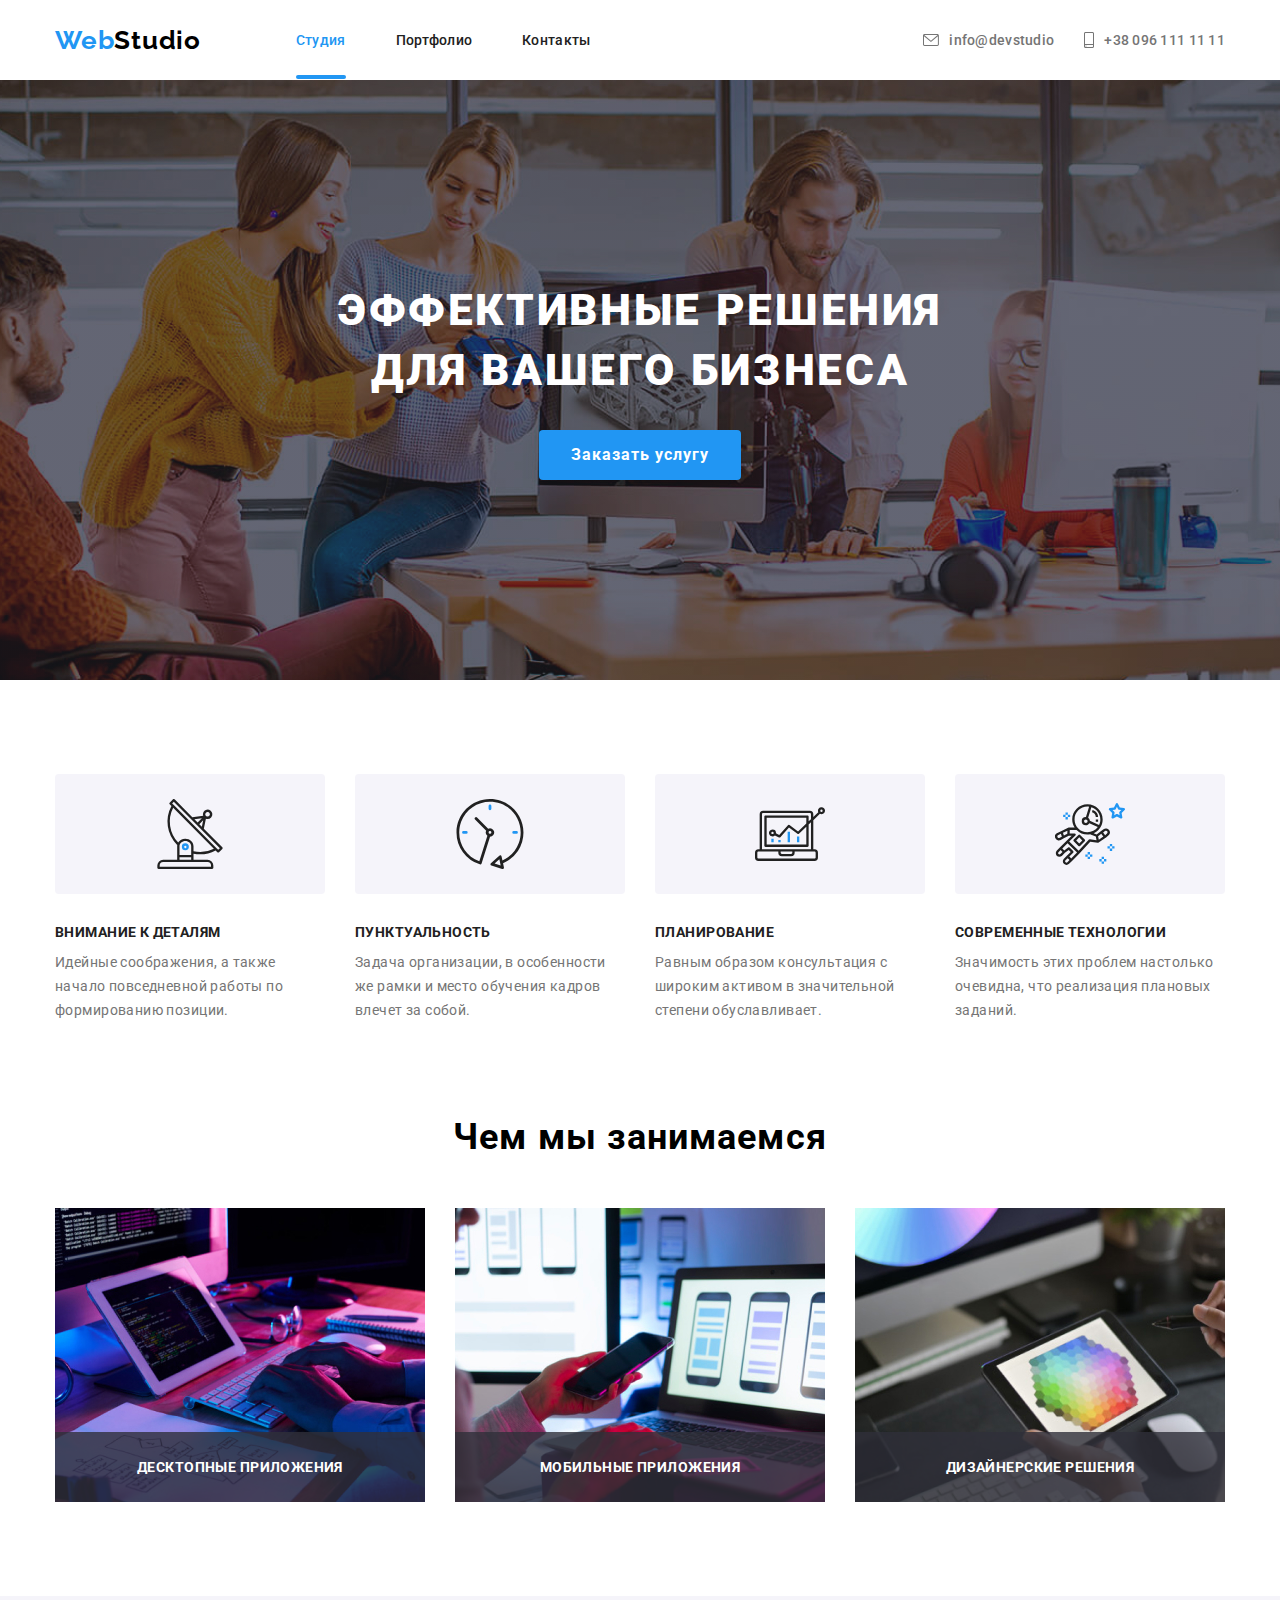
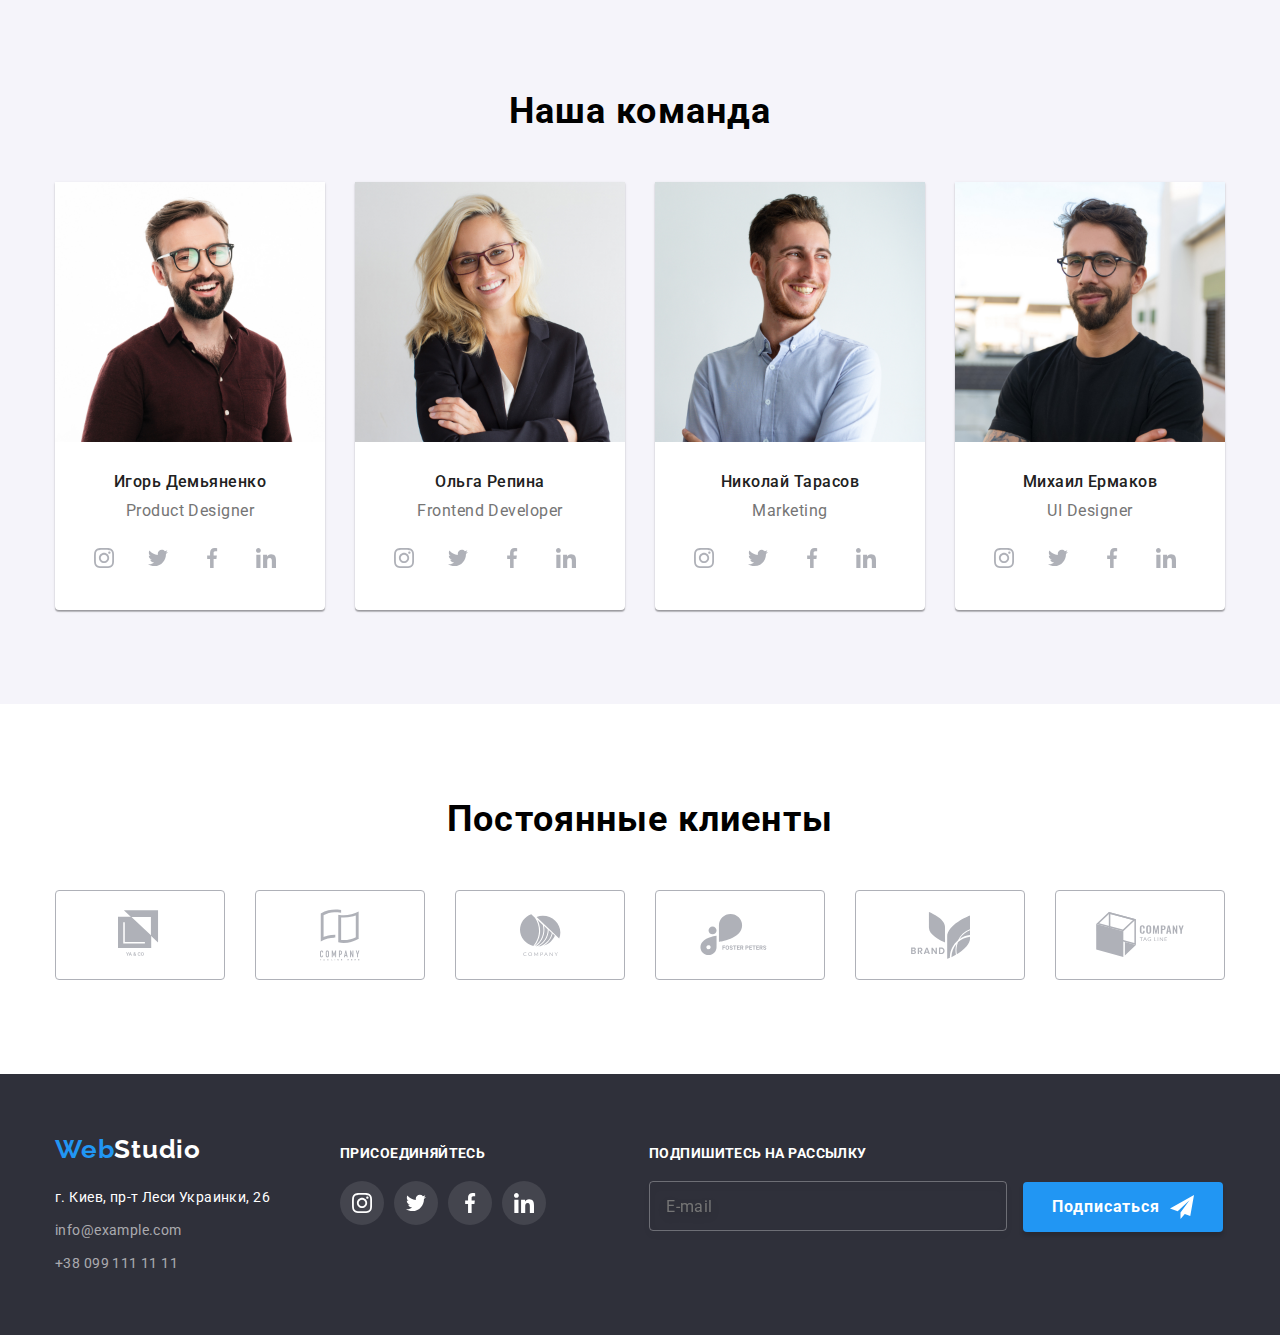
<file: index.html>
<!DOCTYPE html>
<html lang="ru">
<head>
    <meta charset="UTF-8">
    <meta name="viewport" content="width=device-width, initial-scale=1.0">
    <title>goit-markup-hw-06</title>
    <link rel="stylesheet" href="./css/modern-normalize.css">
    <link rel="preconnect" href="https://fonts.gstatic.com">
    <link href="https://fonts.googleapis.com/css2?family=Raleway:wght@700&family=Roboto:wght@400;500;700;900&display=swap" rel="stylesheet">
    <link rel="stylesheet" href="./css/styles.css" />
    <link rel="stylesheet" href="./css/variables.css">    
</head>
<body>
    <header class="page-header">
        <div class="container">
            
            <nav class="header-nav">
                <a href="./index.html" class="logo"><span class="web-color">Web</span>Studio</a>
                <ul class="header-links">                    
                    <li><a href="./index.html" class="header-link active-link"><span class="active-pg-name-color">Студия</span></a></li>                    
                    <li><a href="./portfolio.html" class="header-link">Портфолио</a>
                    </li>                    
                    <li><a href="" class="header-link">Контакты</a></li>
                </ul>

                <ul class="contacts-list">                 
                <li class="item">
                    <a href="mailto:info@devstudio.com" class="link">
                        <svg class="icon" width=16px height=12px>
                        <use href="./images/icons.svg#envelope" width=16px height=12px> 
                        </use> 
                        </svg>info@devstudio
                    </a>
                </li>

                <li class="item">
                    <a href="tel:+380961111111" class="link">
                        <svg class="icon" width=10px height=16px>
                        <use href="./images/icons.svg#smartphone" width=10px height=16px>
                        </use>                        
                        </svg>+38 096 111 11 11
                    </a>
                </li>
                </ul>
            </nav>                       
        </div>
    </header>
    <main>
        <section class="hero">            
                <div class="overlay">
                    <h1 class="h1-title">Эффективные решения <br> для вашего бизнеса</h1>
                    <button class="hero-button" data-modal-open>Заказать услугу</button>
                </div>
                
                <div class="backdrop is-hidden" data-modal>
                    <div class="modal">
                        <button class="close" data-modal-close>
                            <svg class="close-btn" width=18px height=18px>
                                <use href="./images/icons.svg#close">
                                </use>
                            </svg>
                        </button>                
                       <h2>
                        Оставьте свои данные, мы вам перезвоним
                       </h2>
                    <form class="hero-form">
                    
                        <div class="form-field">
                            <label for="user-name">Имя</label>
                            <input type="text" name="user-name" id="user-name">
                            <svg class="form-field-icon" width=18px height=18px>
                                <use href="./images/icons.svg#person-black">
                                </use>
                            </svg>
                        </div>
                    
                    
                        <div class="form-field">
                            <label for="tel">Телефон</label>
                            <input type="tel" name="tel" id="tel" placeholder="">
                            <svg class="form-field-icon" width=18px height=18px>
                                <use href="./images/icons.svg#phone-black">
                                </use>
                            </svg>
                            
                        </div>
                    
                        <div class="form-field">
                            <label for="mail">Почта</label>
                            <input type="email" name="mail" id="mail" placeholder="">
                            <svg class="form-field-icon" width=18px height=18px>
                                <use href="./images/icons.svg#email-black">
                                </use>
                            </svg>
                        </div>

                        <div class="form-field ffcomment">
                            <label for="comment">Комментарий</label>
                            <textarea
                            class="comment-text" 
                            name="comment" 
                            id="comment"
                            placeholder="Введите текст"
                        ></textarea>
                        </div>

                        <div class="confirm">
                            <label class="label">
                                <input class="checkbox" type="checkbox" name="confirm">
                                <span class="checkbox-icon"></span>
                                Соглашаюсь с рассылкой и принимаю
                                <a href="">Условия договора</a>
                            </label>
                        </div>

                        <button type="submit">Отправить
                        </button>                   
                    </form>
                    </div>
                </div>
        </section>
        
        <section class="features-list">
            <div class="container">
                <h2 style="position: absolute; visibility: hidden;">Основные черты (характеристики)</h2>
                <!-- В окончательном варианте данную строку скрыть от просмотра! -->
                <ul class="features">
                    <li class="feature antenna">
                        <h3>Внимание к деталям</h3>
                        <p>Идейные соображения, а также начало повседневной работы по формированию позиции.</p>
                    </li>
                    <li class="feature clock">
                        <h3>Пунктуальность</h3>
                        <p>Задача организации, в особенности же рамки и место обучения кадров влечет за собой.</p>
                    </li>
                    <li class="feature diagram">
                        <h3>Планирование</h3>
                        <p>Равным образом консультация с широким активом в значительной степени обуславливает.</p>
                    </li>
                    <li class="feature astronaut">
                        <h3>Современные технологии</h3>
                        <p>Значимость этих проблем настолько очевидна, что реализация плановых заданий.</p>
                    </li>
                </ul>
            </div>
        </section>
        <section class="section">
            <div class="container">
                <h2>Чем мы занимаемся</h2>
                <ul class="photos">
                    <li class="item">
                        <img src="./images/box1.jpg" alt="Пишет код">
                        <p>Десктопные приложения</p>
                    </li>
                    <li class="item">
                        <img src="./images/box2.jpg" alt="Ноутбук">
                        <p>Мобильные приложения</p>
                    </li>
                    <li class="item">
                        <img src="./images/box3.jpg" alt="Работа с цветом">
                        <p>Дизайнерские решения</p>
                    </li>
                </ul>
            </div>            
        </section>
        <Section class="command">
            <div class="container">
                <h2>Наша команда</h2>
                <ul class="command-persons">
                    <li class="person">
                       <div class="card-thumb">
                            <img src="./images/dem.jpg" width="270" alt="Игорь Демьяненко">
                        </div>
                       
                        <h3>Игорь Демьяненко</h3>
                        <p>Product Designer</p>
                        <ul class="social-icons-list">
                            <li class="list">
                                <a href="#" class="social-links">
                                    <svg class="social-icon" width=20px height=20px> 
                                        <use href="./images/icons.svg#instagram">
                                        </use>
                                    </svg>
                                </a>
                            </li>
                            
                            <li class="list">
                                <a href="#" class="social-links">
                                    <svg class="social-icon" width=20px height=20px>
                                        <use href="./images/icons.svg#twitter">
                                        </use>
                                    </svg>
                                </a>
                            </li>

                            <li class="list">
                                <a href="#" class="social-links">
                                    <svg class="social-icon" width=20px height=20px>
                                        <use href="./images/icons.svg#facebook">
                                        </use>
                                    </svg>
                                </a>
                            </li>

                            <li class="list">
                                <a href="#" class="social-links">
                                    <svg class="social-icon" width=20px height=20px>
                                        <use href="./images/icons.svg#linkedin">
                                        </use>
                                    </svg>
                                </a>
                            </li>
                        </ul>
                    </li>
                    
                    <li class="person">                        
                        <div class="card-thumb">
                                <img src="./images/rep.jpg" width="270" alt="Ольга Репина">
                        </div>                        
                        <h3>Ольга Репина</h3>
                        <p>Frontend Developer</p>
                        <ul class="social-icons-list">
                            <li class="list">
                                <a href="#" class="social-links">
                                    <svg class="social-icon" width=20px height=20px>
                                        <use href="./images/icons.svg#instagram">
                                        </use>
                                    </svg>
                                </a>
                            </li>
                        
                            <li class="list">
                                <a href="#" class="social-links">
                                    <svg class="social-icon" width=20px height=20px>
                                        <use href="./images/icons.svg#twitter">
                                        </use>
                                    </svg>
                                </a>
                            </li>
                        
                            <li class="list">
                                <a href="#" class="social-links">
                                    <svg class="social-icon" width=20px height=20px>
                                        <use href="./images/icons.svg#facebook">
                                        </use>
                                    </svg>
                                </a>
                            </li>
                        
                            <li class="list">
                                <a href="#" class="social-links">
                                    <svg class="social-icon" width=20px height=20px>
                                        <use href="./images/icons.svg#linkedin">
                                        </use>
                                    </svg>
                                </a>
                            </li>
                        </ul>
                        </li>
                   
                    <li class="person">                        
                        <div class="card-thumb">
                                <img src="./images/tar.jpg" width="270" alt="Николай Тарасов">
                        </div>                        
                        <h3>Николай Тарасов</h3>
                        <p>Marketing</p>
                        <ul class="social-icons-list">
                            <li class="list">
                                <a href="#" class="social-links">
                                    <svg class="social-icon" width=20px height=20px>
                                        <use href="./images/icons.svg#instagram">
                                        </use>
                                    </svg>
                                </a>
                            </li>
                        
                            <li class="list">
                                <a href="#" class="social-links">
                                    <svg class="social-icon" width=20px height=20px>
                                        <use href="./images/icons.svg#twitter">
                                        </use>
                                    </svg>
                                </a>
                            </li>
                        
                            <li class="list">
                                <a href="#" class="social-links">
                                    <svg class="social-icon" width=20px height=20px>
                                        <use href="./images/icons.svg#facebook">
                                        </use>
                                    </svg>
                                </a>
                            </li>
                        
                            <li class="list">
                                <a href="#" class="social-links">
                                    <svg class="social-icon" width=20px height=20px>
                                        <use href="./images/icons.svg#linkedin">
                                        </use>
                                    </svg>
                                </a>
                            </li>
                        </ul>
                        </li>
                    <li class="person">
                        <div class="card-thumb">
                                <img src="./images/yerm.jpg" width="270" alt="Михаил Ермаков">
                        </div>
                        <h3>Михаил Ермаков</h3>
                        <p>UI Designer</p>
                <ul class="social-icons-list">
                    <li class="list">
                        <a href="#" class="social-links">
                            <svg class="social-icon" width=20px height=20px>
                                <use href="./images/icons.svg#instagram">
                                </use>
                            </svg>
                        </a>
                    </li>
                
                    <li class="list">
                        <a href="#" class="social-links">
                            <svg class="social-icon" width=20px height=20px>
                                <use href="./images/icons.svg#twitter">
                                </use>
                            </svg>
                        </a>
                    </li>
                
                    <li class="list">
                        <a href="#" class="social-links">
                            <svg class="social-icon" width=20px height=20px>
                                <use href="./images/icons.svg#facebook">
                                </use>
                            </svg>
                        </a>
                    </li>
                
                    <li class="list">
                        <a href="#" class="social-links">
                            <svg class="social-icon" width=20px height=20px>
                                <use href="./images/icons.svg#linkedin">
                                </use>
                            </svg>
                        </a>
                    </li>
                </ul>
                </li>
                </ul>
            </div>
        </Section>

        <section class="clients">
            <div class="container">
                <h2>Постоянные клиенты</h2> 
                
                <ul class="clients-logos">
                    <li>
                        <a  href="#" class="clients-link">
                            <svg class="svg" width=44.27 height=49.23>
                                <use class="image" href="./images/icons.svg#logo1">
                                </use>
                            </svg>
                        </a>
                    </li>
                
                    <li>
                        <a href="#" class="clients-link">
                            <svg class="svg" width=40 height=52>
                                <use class="image" href="./images/icons.svg#logo2">
                                </use> 
                                
                            </svg>
                        </a>
                    </li>

                    <li>
                        <a href="#" class="clients-link">
                            <svg class="svg" width=41 height=42.6>
                                <use class="image" href="./images/icons.svg#logo3">
                                </use>
                                
                            </svg>
                        </a>
                    </li>

                    <li>
                        <a href="#" class="clients-link">
                            <svg class="svg" width=79.66 height=42.02>
                                <use class="image" href="./images/icons.svg#logo4">
                                </use>
                            </svg>
                        </a>
                    </li>

                    <li>
                        <a href="#" class="clients-link">
                            <svg class="svg" width=59 height=47>
                                <use class="image" href="./images/icons.svg#logo5">
                                </use>
                            </svg>
                        </a>
                    </li>

                    <li>
                        <a href="#" class="clients-link">
                            <svg class="svg" width=88.48 height=45.44>
                                <use class="image" href="./images/icons.svg#logo6">
                                </use>
                            </svg>
                        </a>
                    </li>
                </ul>
            </div>
        </section>
    </main>    
    <footer> 
        <div class="container">
            <ul class="footer-sections">
                <li>
                    <a href="./index.html" class="logo-foot"><span class="web-color">Web</span>Studio</a>
                    <h3 style="position: absolute; visibility: hidden;">Контакты</h3>
                    <!-- В окончательном варианте данную строку скрыть от просмотра!-->
                    <address>
                        <ul class="adress-text">
                            <li><a href="https://goo.gl/maps/aYshD57GHmabaSue6" target="_blank" class="adress"> г. Киев, пр-т Леси Украинки,
                                    26</a></li>
                            <li><a href="mailto:info@example.com" class="mail-tel-foot">info@example.com</a></li>
                            <li><a href="tel:+380991111111" class="mail-tel-foot">+38 099 111 11 11</a></li>
                        </ul>
                    </address>
                </li>
                <li>
                    <h3>присоединяйтесь</h3>
                    <ul class="social-icons-list-footer">
                        <li class="list">
                            <a href="#" class="social-links-footer">
                                <svg class="social-icon-footer" width=20px height=20px>
                                    <use href="./images/icons.svg#instagram">
                                    </use>
                                </svg>
                            </a>
                        </li>

                        <li class="list">
                            <a href="#" class="social-links-footer">
                                <svg class="social-icon-footer" width=20px height=20px>
                                    <use href="./images/icons.svg#twitter">
                                    </use>
                                </svg>
                            </a>
                        </li>

                        <li class="list">
                            <a href="#" class="social-links-footer">
                                <svg class="social-icon-footer" width=20px height=20px>
                                    <use href="./images/icons.svg#facebook">
                                    </use>
                                </svg>
                            </a>
                        </li>

                        <li class="list">
                            <a href="#" class="social-links-footer">
                                <svg class="social-icon-footer" width=20px height=20px>
                                    <use href="./images/icons.svg#linkedin">
                                    </use>
                                </svg>
                            </a>
                        </li>

                    </ul>
                </li>

                <li>
                    <h3>Подпишитесь на рассылку</h3>
                    <div class="subscription">
                        <input type="email" name="mail"  placeholder="E-mail">
                        <button type="submit">Подписаться
                            <svg class="subscr-icon" width=24px height=24px>
                                <use href="./images/icons.svg#icon-send">
                                </use>
                            </svg>
                        </button>

                    </div>
                </li>

            </ul>
                
        </div>
    </footer>
    <script src="./js/modal.js"></script>
</body>
</html>
</file>
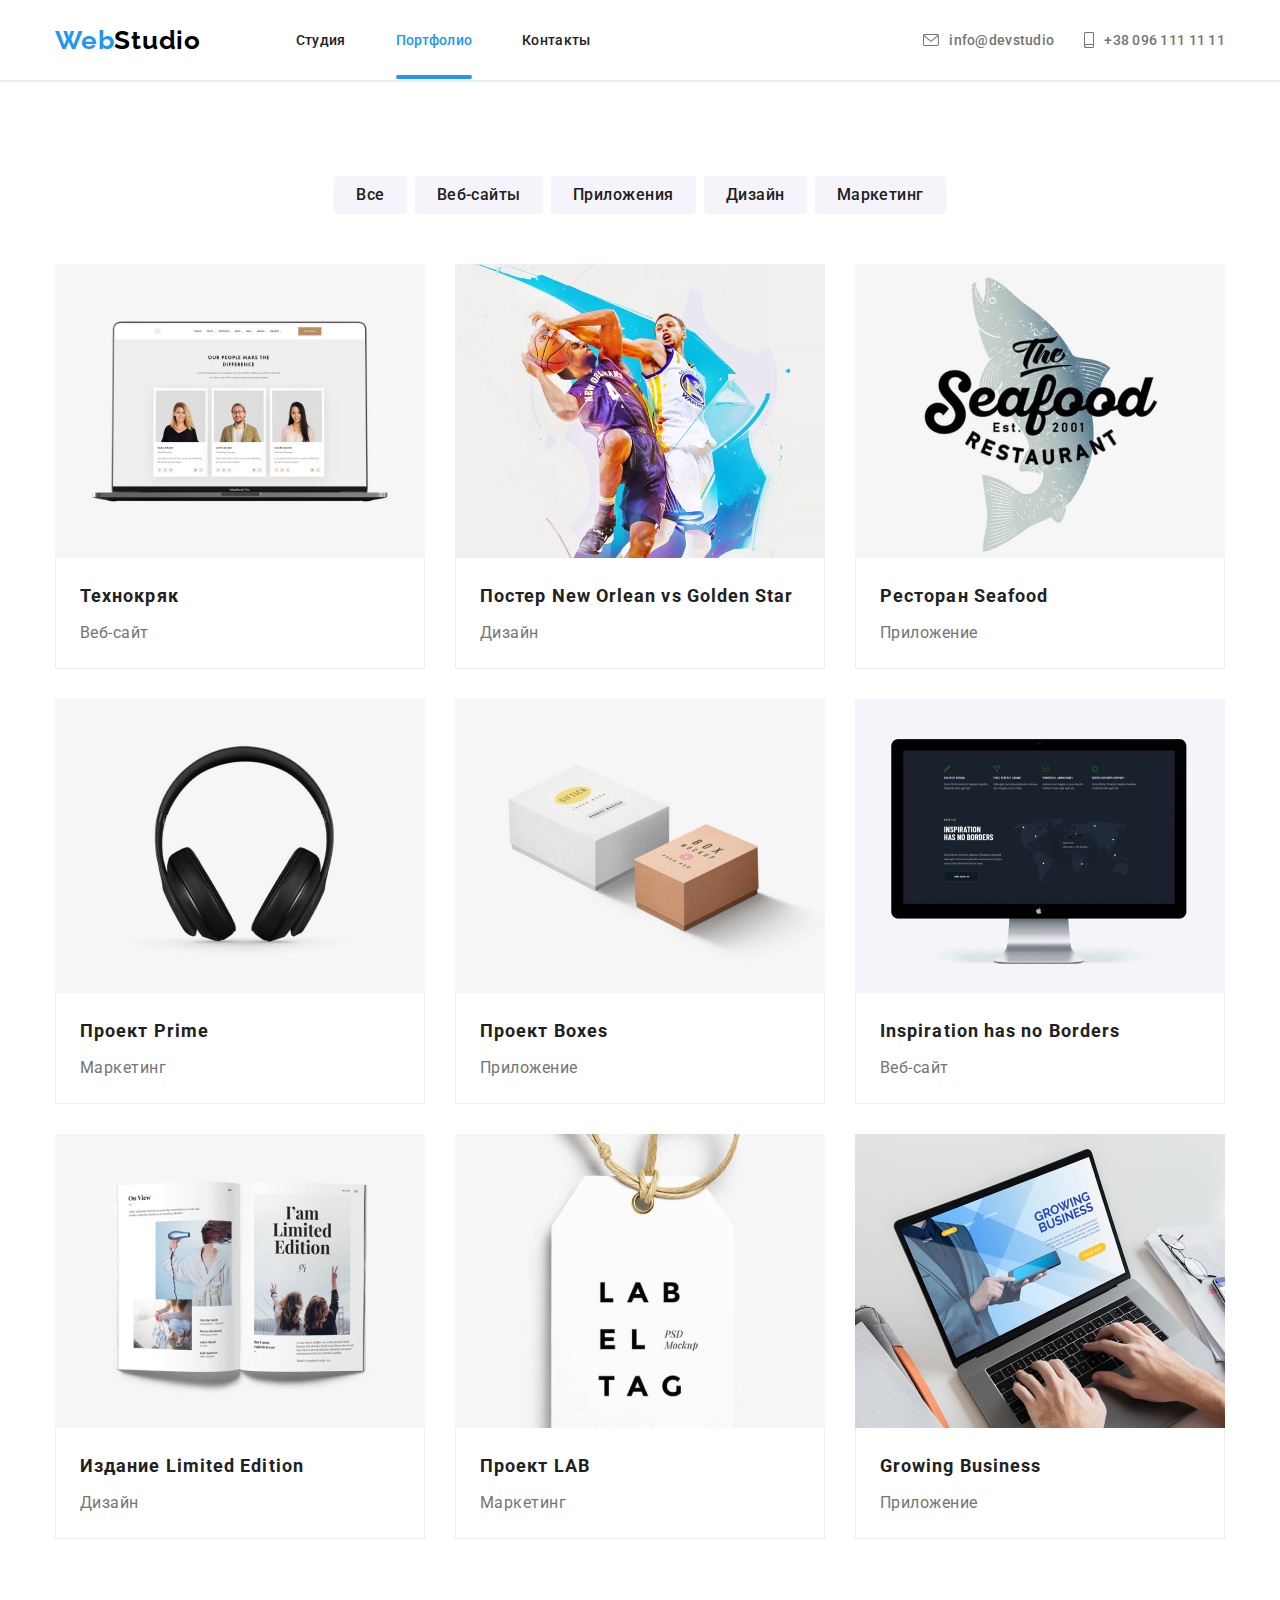
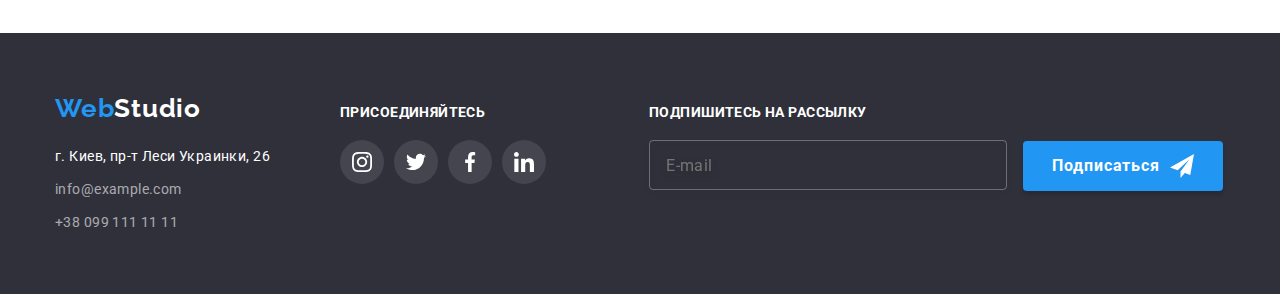
<file: portfolio.html>
<!DOCTYPE html>
<html lang="en">
<head>
    <meta charset="UTF-8">
    <meta http-equiv="X-UA-Compatible" content="IE=edge">
    <meta name="viewport" content="width=device-width, initial-scale=1.0">
    <title>Portfolio</title>
    <link rel="stylesheet" href="./css/modern-normalize.css">
    <link rel="preconnect" href="https://fonts.gstatic.com">
    <link href="https://fonts.googleapis.com/css2?family=Raleway:wght@700&family=Roboto:wght@400;500;700;900&display=swap" rel="stylesheet">
    <link rel="stylesheet" href="./css/styles.css" />
    <link rel="stylesheet" href="./css/variables.css">
</head>
<body>
    
    <header class="page-header">
        <div class="container">
            <nav class="header-nav">
                <a href="./index.html" class="logo"><span class="web-color">Web</span>Studio</a>
                <ul class="header-links">
                    <li><a href="./index.html" class="header-link">Студия</a></li>
                    <li><a href="./portfolio.html" class="header-link active-link">
                            <span class="active-pg-name-color">Портфолио</span></a></li>
                    <li><a href="" class="header-link">Контакты</a></li>
                </ul>
    
                <ul class="contacts-list">
                    <li class="item">
                        <a href="mailto:info@devstudio.com" class="link">
                            <svg class="icon" width=16px height=12px>
                                <use href="./images/icons.svg#envelope" width=16px height=12px>
                                </use>
                            </svg>info@devstudio
                        </a>
                    </li>
                
                    <li class="item">
                        <a href="tel:+380961111111" class="link">
                            <svg class="icon" width=10px height=16px>
                                <use href="./images/icons.svg#smartphone" width=10px height=16px>
                                </use>
                            </svg>+38 096 111 11 11
                        </a>
                    </li>
                </ul>
            </nav>
        </div>
    </header>
        <hr>
    <main>
            <section class="portfolio-buttons-cards">
                <div class="container">
                    <h2 style="position: absolute; visibility: hidden;">Портфолио</h2>
                    <!-- В окончательном варианте данную строку скрыть от просмотра!-->
                    <ul class="btn-list">
                        <li><button class="portfolio-button">Все</button></li>
                        <li><button class="portfolio-button">Веб-сайты</button></li>
                        <li><button class="portfolio-button">Приложения</button></li>
                        <li><button class="portfolio-button">Дизайн</button></li>
                        <li><button class="portfolio-button">Маркетинг</button></li>
                    </ul>
                </div>

                <div class="container">
                    <ul class="cards">
                        <li class="crd">
                            <a href="" class="project-link">
                            <div class="card-thumb1">
                                <img src="./images/teccr.jpg" alt="Технокряк">
                                <div class="hover-text">
                                    Технокряк это современная площадка распространения коронавируса. Компании используют эту платформу для цифрового шпионажа и атак на защищённые сервера конкурентов.
                                </div>
                            </div>
                            <div class="card-text">
                                <h3>Технокряк</h3>
                                <p>Веб-сайт</p>
                            </div>
                            </a>
                        </li>
                
                        <li class="crd">
                            <a href="" class="project-link">
                            <div class="card-thumb1">
                                <img src="./images/NewOrlean.jpg" alt="Постер New Orlean vs Golden Star">
                                <div class="hover-text">
                                    Технокряк это современная площадка распространения коронавируса. Компании используют эту платформу для цифрового
                                    шпионажа и атак на защищённые сервера конкурентов.
                                </div>
                            </div>
                            <div class="card-text">
                                <h3>Постер New Orlean vs Golden Star</h3>
                                <p>Дизайн</p>
                            </div>
                            </a>                
                        </li>
                
                        <li class="crd">
                            <a href="" class="project-link">
                            <div class="card-thumb1">
                                <img src="./images/Seafood.jpg" alt="Ресторан Seafood">
                                <div class="hover-text">
                                    Технокряк это современная площадка распространения коронавируса. Компании используют эту платформу для цифрового
                                    шпионажа и атак на защищённые сервера конкурентов.
                                </div>
                            </div>
                            <div class="card-text">
                                <h3>Ресторан Seafood</h3>
                                <p>Приложение</p>
                            </div>
                            </a>
                        </li>
                
                        <li class="crd">
                            <a href="" class="project-link">
                            <div class="card-thumb1">
                                <img src="./images/Prime.jpg" alt="Проект Prime">
                                <div class="hover-text">
                                    Технокряк это современная площадка распространения коронавируса. Компании используют эту платформу для цифрового
                                    шпионажа и атак на защищённые сервера конкурентов.
                                </div>
                            </div>
                            <div class="card-text">
                                <h3>Проект Prime</h3>
                                <p>Маркетинг</p>
                            </div>
                            </a>
                        </li>
                
                        <li class="crd">
                            <a href="" class="project-link">
                            <div class="card-thumb1">
                                <img src="./images/Boxes.jpg" alt="Проект Boxes">
                                <div class="hover-text">
                                    Технокряк это современная площадка распространения коронавируса. Компании используют эту платформу для цифрового
                                    шпионажа и атак на защищённые сервера конкурентов.
                                </div>
                            </div>
                            <div class="card-text">
                                <h3>Проект Boxes</h3>
                                <p>Приложение</p>
                            </div>
                            </a>
                        </li>
                
                        <li class="crd">
                            <a href="" class="project-link">
                            <div class="card-thumb1">
                                <img src="./images/Inspiration_has_no_Borders.jpg" alt="Inspiration has no Borders">
                                <div class="hover-text">
                                    Технокряк это современная площадка распространения коронавируса. Компании используют эту платформу для цифрового
                                    шпионажа и атак на защищённые сервера конкурентов.
                                </div>
                            </div>
                            <div class="card-text">
                                <h3>Inspiration has no Borders</h3>
                                <p>Веб-сайт</p>
                            </div>
                            </a>
                        </li>
                
                        <li class="crd">
                            <a href="" class="project-link">
                            <div class="card-thumb1">
                                <img src="./images/Limited_Edition.jpg" alt="Издание Limited Edition">
                                <div class="hover-text">
                                    Технокряк это современная площадка распространения коронавируса. Компании используют эту платформу для цифрового
                                    шпионажа и атак на защищённые сервера конкурентов.
                                </div>
                            </div>
                            <div class="card-text">
                                <h3>Издание Limited Edition</h3>
                                <p>Дизайн</p>
                            </div>
                            </a>
                        </li>
                
                        <li class="crd">
                            <a href="" class="project-link">
                            <div class="card-thumb1">
                                <img src="./images/LAB.jpg" alt="Проект LAB">
                                <div class="hover-text">
                                    Технокряк это современная площадка распространения коронавируса. Компании используют эту платформу для цифрового
                                    шпионажа и атак на защищённые сервера конкурентов.
                                </div>
                            </div>
                            <div class="card-text">
                                <h3>Проект LAB</h3>
                                <p>Маркетинг</p>
                            </div>
                            </a>
                        </li>
                
                        <li class="crd">
                            <a href="" class="project-link">
                            <div class="card-thumb1">
                                <img src="./images/Growing_Business.jpg" alt="Growing Business">
                                <div class="hover-text">
                                    Технокряк это современная площадка распространения коронавируса. Компании используют эту платформу для цифрового
                                    шпионажа и атак на защищённые сервера конкурентов.
                                </div>
                            </div>
                            <div class="card-text">
                                <h3>Growing Business</h3>
                                <p>Приложение</p>
                            </div>
                            </a>
                        </li>
                    </ul>
                </div>
            </section>
            
    </main>
    <footer>
        <div class="container">
            <ul class="footer-sections">
                <li>
                    <a href="./index.html" class="logo-foot"><span class="web-color">Web</span>Studio</a>
                    <h3 style="position: absolute; visibility: hidden;">Контакты</h3>
                    <!-- В окончательном варианте данную строку скрыть от просмотра!-->
                    <address>
                        <ul class="adress-text">
                            <li><a href="https://goo.gl/maps/aYshD57GHmabaSue6" target="_blank" class="adress"> г. Киев,
                                    пр-т Леси Украинки,
                                    26</a></li>
                            <li><a href="mailto:info@example.com" class="mail-tel-foot">info@example.com</a></li>
                            <li><a href="tel:+380991111111" class="mail-tel-foot">+38 099 111 11 11</a></li>
                        </ul>
                    </address>
                </li>
                <li>
                    <h3>присоединяйтесь</h3>
                    <ul class="social-icons-list-footer">
                        <li class="list">
                            <a href="#" class="social-links-footer">
                                <svg class="social-icon-footer" width=20px height=20px>
                                    <use href="./images/icons.svg#instagram">
                                    </use>
                                </svg>
                            </a>
                        </li>
    
                        <li class="list">
                            <a href="#" class="social-links-footer">
                                <svg class="social-icon-footer" width=20px height=20px>
                                    <use href="./images/icons.svg#twitter">
                                    </use>
                                </svg>
                            </a>
                        </li>
    
                        <li class="list">
                            <a href="#" class="social-links-footer">
                                <svg class="social-icon-footer" width=20px height=20px>
                                    <use href="./images/icons.svg#facebook">
                                    </use>
                                </svg>
                            </a>
                        </li>
    
                        <li class="list">
                            <a href="#" class="social-links-footer">
                                <svg class="social-icon-footer" width=20px height=20px>
                                    <use href="./images/icons.svg#linkedin">
                                    </use>
                                </svg>
                            </a>
                        </li>
    
                    </ul>
                </li>
    
                <li>
                    <h3>Подпишитесь на рассылку</h3>
                    <div class="subscription">
                        <input type="email" name="mail" id="mail" placeholder="E-mail">
                        <button type="submit">Подписаться
                            <svg class="subscr-icon" width=24px height=24px>
                                <use href="./images/icons.svg#icon-send">
                                </use>
                            </svg>
                        </button>
    
                    </div>
                </li>
    
            </ul>
    
        </div>
    </footer>
</body>
</html>
</file>
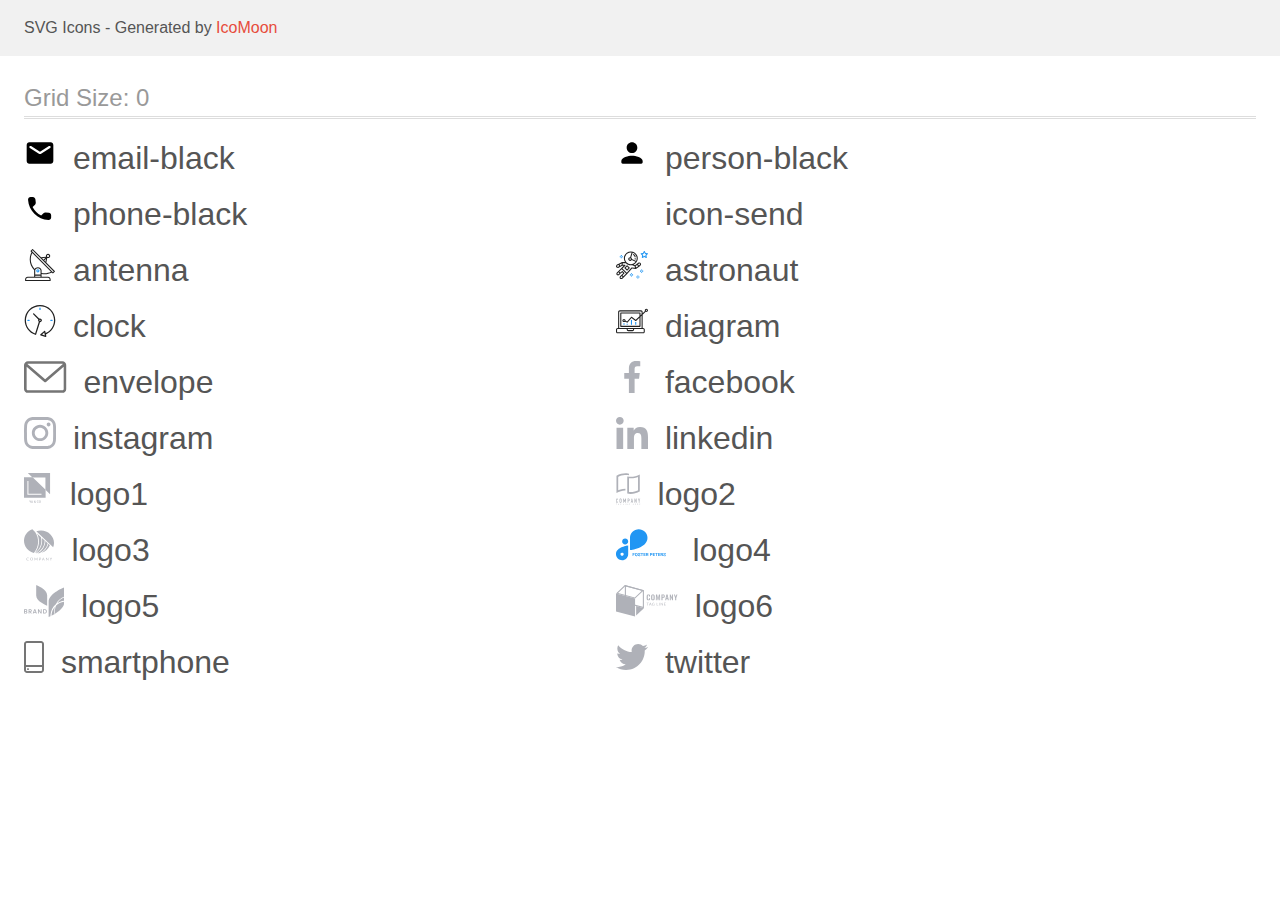
<file: images/vector/icomoon/demo.html>
<!doctype html>
<html>
<head>
    <title>IcoMoon - SVG Icons</title>
    <meta charset="utf-8">
    <meta name="viewport" content="width=device-width, initial-scale=1">
    <link rel="stylesheet" href="demo-files/demo.css">
    <link rel="stylesheet" href="style.css">
</head>
<body>
<svg aria-hidden="true" style="position: absolute; width: 0; height: 0; overflow: hidden;" version="1.1" xmlns="http://www.w3.org/2000/svg" xmlns:xlink="http://www.w3.org/1999/xlink">
<defs>
<symbol id="email-black" viewBox="0 0 32 32">
<path d="M26.667 5.333h-21.333c-1.467 0-2.652 1.2-2.652 2.667l-0.014 16c0 1.467 1.2 2.667 2.667 2.667h21.333c1.467 0 2.667-1.2 2.667-2.667v-16c0-1.467-1.2-2.667-2.667-2.667zM26.133 11.001l-9.426 5.892c-0.201 0.126-0.446 0.2-0.708 0.2s-0.506-0.075-0.713-0.204l0.006 0.003-9.426-5.892c-0.336-0.201-0.557-0.562-0.557-0.975 0-0.625 0.507-1.132 1.132-1.132 0.233 0 0.449 0.070 0.629 0.19l-0.004-0.003 8.933 5.586 8.933-5.588c0.176-0.118 0.392-0.188 0.624-0.188 0.625 0 1.132 0.507 1.132 1.132 0 0.413-0.221 0.775-0.552 0.972l-0.005 0.003z"></path>
</symbol>
<symbol id="person-black" viewBox="0 0 32 32">
<path d="M16 16c2.946 0 5.333-2.388 5.333-5.333s-2.388-5.333-5.333-5.333v0c-2.946 0-5.333 2.388-5.333 5.333s2.388 5.333 5.333 5.333v0zM16 18.667c-3.561 0-10.667 1.787-10.667 5.333v1.333c0 0.732 0.599 1.333 1.333 1.333h18.667c0.732 0 1.333-0.601 1.333-1.333v-1.333c0-3.547-7.108-5.333-10.667-5.333z"></path>
</symbol>
<symbol id="phone-black" viewBox="0 0 32 32">
<path d="M24.882 19.774l-3.268-0.373c-0.090-0.011-0.194-0.018-0.3-0.018-0.707 0-1.347 0.287-1.81 0.75l-2.368 2.368c-3.669-1.894-6.585-4.81-8.427-8.372l-0.051-0.108 2.382-2.377c0.463-0.463 0.75-1.103 0.75-1.81 0-0.106-0.006-0.21-0.019-0.312l0.001 0.012-0.373-3.243c-0.155-1.287-1.24-2.276-2.557-2.276-0.001 0-0.002 0-0.003 0h-2.226c-1.454 0-2.663 1.209-2.574 2.661 0.683 10.987 9.47 19.762 20.444 20.444 1.452 0.089 2.663-1.12 2.663-2.574v-2.226c0-0.004 0-0.008 0-0.012 0-1.308-0.985-2.386-2.253-2.532l-0.012-0.001z"></path>
</symbol>
<symbol id="icon-send" viewBox="0 0 32 32">
<path fill="#fff" style="fill: var(--color1, #fff)" d="M32 0l-32 18 10.227 3.787 15.773-14.787-11.997 16.187 0.009 0.003-0.012-0.003v8.813l5.735-6.691 7.267 2.691 4.999-28z"></path>
</symbol>
<symbol id="antenna" viewBox="0 0 32 32">
<path fill="#212121" style="fill: var(--color2, #212121)" d="M30.773 22.098l-8.443-8.505 0.937-4.616c0.225 0.090 0.485 0.144 0.758 0.146h0.007c0.008 0 0.017 0 0.026 0 1.192 0 2.159-0.967 2.159-2.159s-0.967-2.159-2.159-2.159c-1.192 0-2.159 0.967-2.159 2.159 0 0.259 0.046 0.508 0.13 0.739l-0.005-0.015-4.96 0.606-8.091-8.133c-0.096-0.098-0.229-0.159-0.376-0.16h-0c-0.14 0.001-0.274 0.057-0.373 0.155l-1.512 1.504c-0.096 0.097-0.156 0.23-0.156 0.377s0.060 0.281 0.156 0.377v0l0.814 0.825c-1.143 2.062-1.816 4.522-1.816 7.139 0 4.106 1.656 7.824 4.336 10.525l-0.001-0.001c0.043 0.041 0.092 0.074 0.146 0.097-0.032 0.164-0.051 0.353-0.052 0.546v6.188h-6.4c-1.472 0.001-2.666 1.194-2.667 2.666v1.067c0 0.295 0.239 0.534 0.534 0.534h24.534c0.294 0 0.533-0.239 0.533-0.534v-1.067c-0.002-1.472-1.195-2.665-2.666-2.666h-6.4v-2.742c1.003 0.21 2.024 0.317 3.049 0.32 2.58-0.003 5.005-0.663 7.117-1.822l-0.077 0.039 0.818 0.823c0.099 0.101 0.235 0.159 0.376 0.16 0.14-0.001 0.274-0.057 0.373-0.155l1.512-1.504c0.096-0.097 0.156-0.23 0.156-0.377s-0.060-0.281-0.156-0.377v0zM23.28 6.233c0.193-0.192 0.459-0.31 0.752-0.31 0.589 0 1.067 0.478 1.067 1.066s-0.477 1.066-1.067 1.066c-0 0-0 0-0 0h-0.004c-0.587-0.003-1.061-0.479-1.061-1.066 0-0.295 0.12-0.563 0.314-0.756l0-0h-0.002zM22.024 9.737l-0.598 2.946-1.175-1.183 1.774-1.763zM21.419 8.835l-1.92 1.909-1.486-1.493 3.406-0.416zM24.004 28.8c0.884 0 1.6 0.716 1.6 1.6v0 0.534h-23.466v-0.534c0-0.884 0.716-1.6 1.6-1.6v0h20.267zM16.538 26.666v1.067h-5.334v-1.067h5.334zM11.204 25.6v-4.053c0-1.294 1.196-2.346 2.667-2.346s2.667 1.053 2.667 2.346v4.053h-5.334zM17.604 23.904v-2.357c0-1.882-1.675-3.413-3.733-3.413-0.017-0-0.038-0-0.058-0-1.353 0-2.54 0.707-3.213 1.771l-0.009 0.016c-2.36-2.482-3.812-5.846-3.812-9.55 0-2.314 0.567-4.496 1.569-6.414l-0.036 0.077 18.602 18.709c-1.823 0.947-3.979 1.502-6.266 1.502-1.079 0-2.128-0.124-3.136-0.357l0.093 0.018zM28.893 23.22l-21.057-21.181 0.754-0.752 7.935 7.98c0.004 0 0.006 0.007 0.010 0.010l13.114 13.191-0.757 0.752z"></path>
<path fill="#2196f3" style="fill: var(--color3, #2196f3)" d="M13.876 20.267h-0.005c-0.001 0-0.002 0-0.002 0-0.884 0-1.6 0.716-1.6 1.6s0.715 1.599 1.597 1.6h0.005c0.001 0 0.001 0 0.002 0 0.884 0 1.6-0.716 1.6-1.6s-0.715-1.599-1.598-1.6h-0zM14.249 22.245c-0.096 0.096-0.229 0.155-0.376 0.155-0.295 0-0.534-0.239-0.534-0.534s0.238-0.533 0.532-0.533h0c0.293 0.001 0.531 0.239 0.531 0.533 0 0.148-0.060 0.282-0.157 0.378l-0 0h0.005z"></path>
</symbol>
<symbol id="astronaut" viewBox="0 0 32 32">
<path fill="#2196f3" style="fill: var(--color3, #2196f3)" d="M31.974 4.524c-0.064-0.191-0.227-0.332-0.427-0.362l-0.003-0-1.911-0.278-0.855-1.731c-0.179-0.365-0.777-0.365-0.956 0l-0.855 1.731-1.911 0.278c-0.26 0.039-0.457 0.26-0.457 0.528 0 0.15 0.062 0.285 0.161 0.382l1.383 1.348-0.326 1.903c-0.034 0.2 0.048 0.402 0.212 0.522 0.166 0.12 0.383 0.135 0.562 0.040l1.709-0.899 1.709 0.899c0.072 0.038 0.157 0.061 0.247 0.061 0.295 0 0.534-0.239 0.534-0.534 0-0.031-0.003-0.062-0.008-0.092l0 0.003-0.326-1.903 1.383-1.348c0.099-0.097 0.161-0.233 0.161-0.382 0-0.059-0.009-0.115-0.027-0.168l0.001 0.004zM29.511 5.851c-0.126 0.122-0.183 0.299-0.153 0.472l0.191 1.114-1-0.526c-0.072-0.039-0.158-0.062-0.249-0.062s-0.177 0.023-0.252 0.063l0.003-0.001-1 0.526 0.191-1.114c0.005-0.027 0.008-0.059 0.008-0.091 0-0.149-0.061-0.285-0.16-0.381l-0-0-0.811-0.79 1.119-0.162c0.174-0.025 0.324-0.134 0.402-0.292l0.5-1.013 0.5 1.013c0.078 0.158 0.228 0.267 0.402 0.292l1.119 0.162-0.809 0.79zM26.134 20.522h-1.067v1.067h1.067v-1.067zM26.134 22.656h-1.067v1.066h1.067v-1.066zM27.2 21.589h-1.067v1.067h1.067v-1.067zM25.067 21.589h-1.067v1.067h1.067v-1.067zM22.4 26.389h-1.067v1.067h1.067v-1.067zM22.4 28.523h-1.067v1.067h1.067v-1.067zM23.467 27.456h-1.067v1.067h1.067v-1.067zM21.334 27.456h-1.067v1.067h1.067v-1.067zM16 24.256h-1.066v1.067h1.066v-1.067zM16 26.389h-1.066v1.067h1.066v-1.067zM17.067 25.322h-1.067v1.067h1.067v-1.067zM14.934 25.322h-1.067v1.067h1.067v-1.067zM5.867 6.122h-1.066v1.066h1.066v-1.066zM5.867 8.256h-1.066v1.066h1.066v-1.066zM6.933 7.189h-1.067v1.067h1.066v-1.067zM4.8 7.189h-1.067v1.067h1.067v-1.067z"></path>
<path fill="#212121" style="fill: var(--color2, #212121)" d="M24.715 14.16c-0.28-0.376-0.698-0.636-1.179-0.703l-0.009-0.001c-0.076-0.012-0.164-0.018-0.254-0.018-0.411 0-0.789 0.139-1.090 0.373l0.004-0.003-1.253 0.96-1.898 1.417-1.358-0.541c2.421-1.086 4.113-3.508 4.113-6.32 0-3.823-3.122-6.934-6.961-6.934s-6.961 3.11-6.961 6.934c0 1.386 0.415 2.674 1.12 3.759l-2.768-0.024c-0.009 0-0.016 0.005-0.023 0.005-0.057 0.003-0.11 0.014-0.159 0.033l0.004-0.001c-0.013 0.005-0.026 0.007-0.038 0.013-0.006 0.003-0.013 0.003-0.019 0.006l-3.233 1.596c-0 0-0.001 0-0.001 0.001l-1.893 0.91c-0.024 0.011-0.045 0.023-0.065 0.036l0.001-0.001c-0.482 0.324-0.795 0.867-0.795 1.483 0 0.297 0.073 0.577 0.201 0.823l-0.005-0.010c0.22 0.424 0.592 0.742 1.043 0.885l0.013 0.003c0.161 0.053 0.345 0.083 0.537 0.083 0.308 0 0.598-0.078 0.851-0.216l-0.009 0.005 1.388-0.738 2.264-1.169 1.357-0.008-5.442 5.415c0 0.001-0.001 0.001-0.001 0.001l-1.339 1.333c-0.303 0.299-0.491 0.714-0.491 1.173 0 0.002 0 0.003 0 0.005v-0c0.002 0.919 0.748 1.664 1.667 1.664 0.001 0 0.002 0 0.002 0h-0c0.428 0 0.854-0.162 1.18-0.485l1.314-1.309 1.741-1.3 0.901 0.897-3.102 3.088c-0.303 0.299-0.491 0.714-0.491 1.173 0 0.001 0 0.003 0 0.004v-0c0 0.445 0.174 0.864 0.49 1.179 0.302 0.3 0.717 0.485 1.176 0.485 0.001 0 0.002 0 0.003 0h-0c0.427 0 0.855-0.162 1.18-0.485l4.488-4.472c0.007-0.006 0.016-0.009 0.022-0.016l5.166-5.658 3.471 0.494c0.025 0.004 0.050 0.006 0.075 0.006 0.064 0 0.127-0.016 0.187-0.038 0.017-0.006 0.032-0.015 0.049-0.023 0.019-0.010 0.039-0.015 0.058-0.027l3.213-2.133c0.012-0.008 0.018-0.021 0.029-0.030 0.013-0.010 0.029-0.014 0.041-0.026l1.271-1.191c0.348-0.326 0.564-0.787 0.564-1.3 0-0.4-0.132-0.769-0.355-1.066l0.003 0.005zM2.13 17.77c-0.098 0.054-0.215 0.086-0.34 0.086-0.078 0-0.153-0.013-0.224-0.036l0.005 0.001c-0.294-0.093-0.504-0.364-0.504-0.683 0-0.235 0.114-0.444 0.289-0.575l0.002-0.001 1.314-0.632 0.316 0.924 0.133 0.389-0.992 0.527zM5.627 15.942l-1.548 0.8-0.255-0.746-0.184-0.537 2.027-1.001-0.040 1.484zM20.727 9.322c0 0.918-0.219 1.785-0.599 2.56l-4.181-1.899c-0.044-0.575-0.342-1.072-0.782-1.384l-0.006-0.004 1.464-4.861c2.377 0.757 4.104 2.975 4.104 5.588zM8.938 9.322c0-3.235 2.644-5.867 5.894-5.867 0.253 0 0.5 0.022 0.745 0.053l-1.432 4.753c-0.019 0-0.037-0.006-0.057-0.006-0 0-0.001 0-0.001 0-1.032 0-1.869 0.835-1.872 1.867v0c0.003 1.031 0.84 1.867 1.872 1.867 0 0 0 0 0.001 0h-0c0.695 0 1.295-0.383 1.618-0.944l3.863 1.755c-1.075 1.447-2.795 2.39-4.737 2.39-3.25 0-5.894-2.632-5.894-5.867zM14.895 10.122c0 0.441-0.362 0.8-0.806 0.8-0 0-0.001 0-0.001 0-0.443 0-0.802-0.358-0.804-0.8v-0c0-0.441 0.361-0.8 0.806-0.8s0.806 0.359 0.806 0.8zM2.464 25.146c-0.11 0.109-0.261 0.176-0.428 0.176s-0.317-0.067-0.427-0.175l0 0c-0.109-0.108-0.176-0.257-0.176-0.422s0.067-0.314 0.176-0.422l0-0 0.962-0.959 0.852 0.848-0.959 0.954zM5.678 28.88c-0.11 0.109-0.261 0.176-0.428 0.176s-0.317-0.067-0.427-0.175l0 0c-0.109-0.108-0.176-0.257-0.176-0.422s0.067-0.314 0.176-0.422l0-0 0.963-0.959 0.852 0.848-0.96 0.955zM9.16 25.411l-0.001 0.001-1.765 1.76-0.852-0.848 1.765-1.757c0.040-0.040 0.065-0.088 0.090-0.136 0.007-0.014 0.020-0.026 0.026-0.040 0.016-0.041 0.019-0.085 0.026-0.128 0.003-0.025 0.014-0.048 0.014-0.073 0-0.035-0.013-0.070-0.020-0.105-0.006-0.032-0.006-0.064-0.019-0.096-0.025-0.053-0.055-0.098-0.092-0.138l0 0c-0.010-0.012-0.014-0.026-0.025-0.038h-0.001s0-0.001-0.001-0.002l-1.607-1.6c-0.017-0.017-0.039-0.024-0.058-0.038-0.025-0.021-0.054-0.040-0.084-0.056l-0.003-0.001c-0.026-0.012-0.058-0.023-0.090-0.031l-0.003-0.001c-0.030-0.009-0.065-0.017-0.101-0.020l-0.002-0c-0.007-0-0.015-0-0.023-0-0.026 0-0.051 0.002-0.075 0.005l0.003-0c-0.036 0.005-0.069 0.009-0.104 0.021s-0.064 0.027-0.094 0.045c-0.020 0.011-0.043 0.015-0.061 0.029l-1.774 1.324-0.901-0.897 2.399-2.386 4.36 4.289-0.928 0.919zM15.979 18.394c-0.016-0.002-0.030 0.004-0.046 0.003-0.008-0-0.017-0.001-0.027-0.001-0.031 0-0.062 0.003-0.092 0.008l0.003-0c-0.070 0.011-0.132 0.035-0.187 0.070l0.002-0.001c-0.030 0.018-0.057 0.037-0.083 0.061-0.013 0.011-0.028 0.016-0.040 0.029l-4.698 5.146-4.328-4.256 2.833-2.818c0.096-0.097 0.156-0.23 0.156-0.377 0-0.295-0.239-0.534-0.534-0.534-0.001 0-0.001 0-0.002 0h0l-2.219 0.013 0.028-1.607 3.104 0.027c1.264 1.297 3.027 2.101 4.978 2.101 0.001 0 0.002 0 0.003 0h-0c0.438 0 0.864-0.046 1.28-0.122 0.040 0.032 0.080 0.064 0.129 0.085l2.41 0.96 0.152 0.758 0.178 0.886-3.003-0.427zM20.020 18.572l-0.313-1.558 1.446-1.080 0.946 1.257-2.080 1.381zM23.773 15.741l-0.837 0.785-0.931-1.236 0.831-0.637c0.155-0.119 0.351-0.168 0.543-0.143 0.193 0.027 0.364 0.128 0.48 0.284 0.088 0.117 0.141 0.265 0.141 0.426 0 0.206-0.087 0.391-0.226 0.521l-0 0z"></path>
<path fill="#212121" style="fill: var(--color2, #212121)" d="M13.602 18.544l-2.143-2.134c-0.096-0.096-0.229-0.155-0.376-0.155s-0.28 0.059-0.376 0.155l-2.143 2.133c-0.097 0.097-0.156 0.23-0.156 0.378s0.060 0.281 0.156 0.378l-0-0 2.142 2.134c0.096 0.096 0.229 0.156 0.376 0.156s0.28-0.059 0.376-0.156v0l2.143-2.134c0.097-0.097 0.157-0.23 0.157-0.378s-0.060-0.281-0.157-0.378l-0-0zM11.083 20.303l-1.387-1.381 1.386-1.381 1.387 1.381-1.387 1.381zM17.164 5.071l-0.258 1.036c0.071 0.018 1.738 0.452 1.738 2.149h1.067c0-2.017-1.666-2.965-2.547-3.184zM19.711 9.322h-1.067v1.066h1.067v-1.066z"></path>
</symbol>
<symbol id="clock" viewBox="0 0 32 32">
<path fill="#212121" style="fill: var(--color2, #212121)" d="M31.296 15.301c-0.001-8.452-6.855-15.303-15.308-15.301s-15.303 6.855-15.301 15.308c0.002 6.788 4.422 12.543 10.541 14.545l0.108 0.031c0.061 0.019 0.123 0.029 0.187 0.029 0.12 0 0.238-0.032 0.342-0.094 0.135-0.080 0.236-0.207 0.283-0.357l3.865-12.25c1.054-0.004 1.906-0.859 1.906-1.913 0-1.056-0.856-1.913-1.913-1.913-0.303 0-0.59 0.071-0.845 0.196l0.011-0.005-5.106-5.107c-0.114-0.11-0.271-0.179-0.443-0.179-0.352 0-0.638 0.286-0.638 0.638 0 0.172 0.068 0.328 0.179 0.443l-0-0 5.103 5.109c-0.121 0.241-0.191 0.525-0.191 0.826 0 0.602 0.283 1.137 0.723 1.48l0.004 0.003-3.682 11.673c-7.278-2.681-11.004-10.754-8.324-18.032s10.754-11.004 18.032-8.323c7.278 2.681 11.004 10.754 8.323 18.032-1.345 3.581-4.003 6.406-7.374 7.938l-0.088 0.036-0.398-1.874c-0.063-0.291-0.318-0.506-0.624-0.506-0.164 0-0.313 0.062-0.426 0.163l0.001-0.001-3.837 3.426c-0.132 0.117-0.214 0.287-0.214 0.477 0 0.283 0.185 0.524 0.441 0.606l0.005 0.001 4.899 1.563c0.058 0.020 0.126 0.031 0.196 0.031 0.352 0 0.637-0.285 0.637-0.637 0-0.047-0.005-0.093-0.015-0.138l0.001 0.004-0.391-1.839c5.528-2.374 9.329-7.772 9.329-14.057 0-0.011 0-0.023-0-0.034v0.002zM15.992 14.664c0.352 0 0.638 0.286 0.638 0.638s-0.285 0.638-0.638 0.638v0c-0.352 0-0.638-0.286-0.638-0.638s0.286-0.638 0.638-0.638v0zM18.092 29.528l2.184-1.948 0.603 2.84-2.787-0.892z"></path>
<path fill="#2196f3" style="fill: var(--color3, #2196f3)" d="M15.354 3.185v1.275c0 0.352 0.286 0.638 0.638 0.638s0.638-0.285 0.638-0.638v0-1.275c0-0.352-0.285-0.638-0.638-0.638s-0.638 0.285-0.638 0.638v0zM3.876 14.664c-0.352 0-0.638 0.286-0.638 0.638s0.285 0.638 0.638 0.638h1.275c0.352 0 0.638-0.286 0.638-0.638s-0.285-0.638-0.638-0.638h-1.275zM28.108 15.939c0.352 0 0.638-0.286 0.638-0.638s-0.285-0.638-0.638-0.638h-1.275c-0.352 0-0.638 0.286-0.638 0.638s0.285 0.638 0.638 0.638h1.275z"></path>
</symbol>
<symbol id="diagram" viewBox="0 0 32 32">
<path fill="#2196f3" style="fill: var(--color3, #2196f3)" d="M14.926 14.965h1.066v4.798h-1.066v-4.798zM19.19 17.097h1.066v2.665h-1.066v-2.665zM10.661 18.696h1.066v1.066h-1.066v-1.066zM7.463 18.163h1.066v1.599h-1.066v-1.599z"></path>
<path fill="#212121" style="fill: var(--color2, #212121)" d="M1.599 28.291h25.586c0 0 0 0 0 0 0.883 0 1.599-0.716 1.599-1.599v0-2.132c0-0.883-0.716-1.599-1.599-1.599v0h-0.533v-13.294l3.028-2.868c0.207 0.104 0.452 0.166 0.711 0.166 0.888 0 1.608-0.72 1.608-1.608s-0.72-1.608-1.608-1.608c-0.888 0-1.608 0.72-1.608 1.608 0 0.247 0.056 0.481 0.155 0.69l-0.004-0.010-2.281 2.162v-1.23c0-0.883-0.716-1.599-1.599-1.599v0h-21.323c-0.883 0-1.599 0.716-1.599 1.599v0 15.992h-0.533c-0.883 0-1.599 0.716-1.599 1.599v0 2.132c0 0.883 0.716 1.599 1.599 1.599v0zM30.384 4.837c0.294 0 0.533 0.239 0.533 0.533s-0.239 0.533-0.533 0.533v0c-0.294 0-0.533-0.239-0.533-0.533s0.239-0.533 0.533-0.533v0zM3.198 6.969c0-0.294 0.239-0.533 0.533-0.533h21.323c0.294 0 0.533 0.239 0.533 0.533v2.239l-1.066 1.013v-2.185c0-0.295-0.239-0.534-0.534-0.534h-19.189c-0.294 0-0.534 0.239-0.534 0.533v13.327c0 0.294 0.239 0.533 0.534 0.533h19.189c0.295 0 0.534-0.239 0.534-0.533v-9.675l1.066-1.010v12.283h-22.389v-15.991zM7.996 13.899c-0.001 0-0.003 0-0.005 0-0.883 0-1.599 0.716-1.599 1.599s0.716 1.599 1.599 1.599c0.432 0 0.824-0.172 1.112-0.45l-0 0 1.853 0.93c0.215 0.107 0.476 0.057 0.636-0.122l3.939-4.432 3.872 2.902c0.208 0.155 0.498 0.139 0.686-0.039l3.365-3.188v8.131h-18.123v-12.261h18.123v2.661l-3.771 3.572-3.904-2.927c-0.088-0.067-0.2-0.107-0.32-0.107-0.158 0-0.3 0.069-0.398 0.178l-0 0.001-3.993 4.493-1.493-0.746c0.011-0.064 0.017-0.128 0.020-0.193 0-0.883-0.716-1.599-1.599-1.599v0zM8.529 15.498c0 0.294-0.239 0.533-0.533 0.533s-0.533-0.239-0.533-0.533v0c0-0.294 0.239-0.533 0.533-0.533s0.533 0.239 0.533 0.533v0zM11.727 24.026h5.33v0.533c0 0.294-0.238 0.533-0.533 0.533h-4.265c-0.294 0-0.533-0.239-0.533-0.533v0-0.533zM1.067 24.56c0-0.294 0.238-0.533 0.533-0.533h9.062v0.533c0 0.883 0.716 1.599 1.599 1.599v0h4.265c0.883 0 1.599-0.716 1.599-1.599v0-0.533h9.062c0.294 0 0.533 0.239 0.533 0.533v2.132c0 0.294-0.239 0.533-0.533 0.533h-25.586c-0 0-0 0-0 0-0.294 0-0.533-0.239-0.533-0.533 0 0 0 0 0 0v0-2.132z"></path>
</symbol>
<symbol id="envelope" viewBox="0 0 43 32">
<path fill="#757575" style="fill: var(--color4, #757575)" d="M38.667 0h-34.667c-2.205 0-4 1.795-4 4v24c0 2.205 1.795 4 4 4h34.667c2.205 0 4-1.795 4-4v-24c0-2.205-1.795-4-4-4zM38.667 2.667c0.181 0 0.355 0.037 0.512 0.104l-17.845 15.467-17.845-15.467c0.151-0.065 0.327-0.104 0.512-0.104h34.667zM38.667 29.333h-34.667c-0.736 0-1.333-0.597-1.333-1.333v0-22.413l17.792 15.421c0.233 0.203 0.539 0.327 0.875 0.327s0.642-0.124 0.876-0.328l-0.002 0.001 17.792-15.421v22.413c0 0.736-0.597 1.333-1.333 1.333v0z"></path>
</symbol>
<symbol id="facebook" viewBox="0 0 32 32">
<path fill="#afb1b8" style="fill: var(--color5, #afb1b8)" d="M21.328 5.312h2.923v-5.088c-1.232-0.143-2.66-0.224-4.107-0.224-0.052 0-0.104 0-0.157 0l0.008-0c-4.213 0-7.099 2.65-7.099 7.52v4.48h-4.646v5.688h4.646v14.312h5.699v-14.31h4.459l0.709-5.688h-5.17v-3.922c0-1.643 0.443-2.768 2.734-2.768z"></path>
</symbol>
<symbol id="instagram" viewBox="0 0 32 32">
<path fill="#afb1b8" style="fill: var(--color5, #afb1b8)" d="M31.968 9.408c-0.074-1.701-0.349-2.869-0.742-3.882-0.424-1.111-1.054-2.059-1.85-2.837l-0.001-0.001c-0.78-0.792-1.724-1.419-2.778-1.827l-0.054-0.018c-1.019-0.394-2.181-0.667-3.882-0.742-1.712-0.082-2.256-0.101-6.602-0.101-4.344 0-4.888 0.019-6.595 0.094-1.699 0.074-2.869 0.349-3.88 0.742-1.112 0.424-2.060 1.054-2.839 1.85l-0.001 0.001c-0.791 0.78-1.418 1.724-1.825 2.778l-0.018 0.054c-0.395 1.019-0.669 2.181-0.744 3.882-0.082 1.712-0.101 2.256-0.101 6.602 0 4.344 0.019 4.888 0.094 6.595 0.075 1.701 0.35 2.869 0.744 3.882 0.426 1.11 1.055 2.057 1.849 2.837l0.001 0.001c0.8 0.813 1.77 1.443 2.832 1.843 1.019 0.395 2.182 0.67 3.882 0.744 1.707 0.075 2.251 0.094 6.595 0.094 4.346 0 4.89-0.019 6.595-0.094 1.701-0.074 2.869-0.349 3.882-0.742 2.157-0.85 3.833-2.526 4.664-4.628l0.019-0.055c0.394-1.019 0.669-2.182 0.744-3.882 0.075-1.707 0.093-2.251 0.093-6.595s-0.006-4.888-0.080-6.595zM29.088 22.474c-0.070 1.563-0.333 2.406-0.55 2.97-0.552 1.399-1.64 2.486-3.004 3.024l-0.036 0.012c-0.56 0.219-1.411 0.482-2.968 0.55-1.688 0.075-2.194 0.094-6.464 0.094-4.269 0-4.782-0.019-6.464-0.094-1.563-0.069-2.406-0.331-2.97-0.55-0.721-0.269-1.334-0.676-1.836-1.192l-0.001-0.001c-0.517-0.503-0.924-1.117-1.184-1.803l-0.011-0.034c-0.218-0.563-0.48-1.413-0.549-2.97-0.075-1.688-0.094-2.195-0.094-6.464 0-4.27 0.019-4.784 0.094-6.464 0.069-1.563 0.331-2.406 0.549-2.97 0.269-0.722 0.678-1.337 1.198-1.837l0.002-0.002c0.504-0.517 1.119-0.923 1.806-1.182l0.034-0.011c0.56-0.219 1.411-0.48 2.968-0.55 1.688-0.074 2.195-0.093 6.464-0.093 4.275 0 4.782 0.019 6.464 0.093 1.563 0.069 2.406 0.331 2.97 0.55 0.693 0.256 1.325 0.662 1.837 1.194 0.531 0.52 0.938 1.144 1.195 1.84 0.218 0.56 0.48 1.411 0.549 2.968 0.075 1.688 0.094 2.194 0.094 6.464 0 4.269-0.019 4.768-0.094 6.458z"></path>
<path fill="#afb1b8" style="fill: var(--color5, #afb1b8)" d="M16.059 7.782c-4.539 0.002-8.218 3.682-8.219 8.221v0c0.091 4.471 3.737 8.060 8.221 8.060s8.13-3.589 8.221-8.052l0-0.009c-0.001-4.54-3.681-8.22-8.221-8.221h-0zM16.059 21.334c-2.945-0-5.332-2.388-5.332-5.333s2.388-5.333 5.333-5.333c0 0 0.001 0 0.001 0h-0c2.946 0 5.334 2.388 5.334 5.334s-2.388 5.334-5.334 5.334v0zM26.525 7.458c0 1.060-0.86 1.92-1.92 1.92s-1.92-0.86-1.92-1.92v0c0-1.060 0.86-1.92 1.92-1.92s1.92 0.86 1.92 1.92v0z"></path>
</symbol>
<symbol id="linkedin" viewBox="0 0 32 32">
<path fill="#afb1b8" style="fill: var(--color5, #afb1b8)" d="M31.992 32h0.008v-11.738c0-5.741-1.235-10.163-7.947-10.163-3.227 0-5.392 1.77-6.277 3.45h-0.093v-2.914h-6.365v21.363h6.627v-10.578c0-2.786 0.528-5.48 3.978-5.48 3.398 0 3.45 3.179 3.45 5.658v10.402h6.619zM0.528 10.635h6.635v21.365h-6.635v-21.365zM3.843 0c-2.123 0-3.843 1.721-3.843 3.843v0c0 2.12 1.722 3.878 3.843 3.878 2.12 0 3.842-1.757 3.842-3.878s-1.72-3.841-3.841-3.843h-0z"></path>
</symbol>
<symbol id="logo1" viewBox="0 0 29 32">
<path fill="#afb1b8" style="fill: var(--color5, #afb1b8)" d="M3.84 0l4.677 4.428h13.046v12.351l4.677 4.428v-21.206h-22.4z"></path>
<path fill="#afb1b8" style="fill: var(--color5, #afb1b8)" d="M0 4.241v20.6h21.76v-8.188l-13.105-12.407-8.655-0.005zM17.615 21.828h-14.172v-13.855h1.002v12.917h13.17v0.938zM6.266 28.662l0.524-1.078h0.438l-0.764 1.437v0.838h-0.397v-0.838l-0.764-1.437h0.439l0.524 1.078zM8.513 29.329h-0.881l-0.184 0.53h-0.411l0.859-2.275h0.355l0.861 2.275h-0.413l-0.186-0.53zM7.743 29.010h0.659l-0.33-0.944-0.33 0.944zM10.071 29.244c0-0.105 0.029-0.202 0.086-0.289 0.058-0.089 0.17-0.193 0.339-0.314-0.069-0.083-0.131-0.176-0.182-0.276l-0.004-0.008c-0.031-0.066-0.050-0.144-0.052-0.226v-0c0-0.179 0.054-0.319 0.163-0.422s0.254-0.156 0.437-0.156c0.166 0 0.301 0.049 0.406 0.147 0.106 0.097 0.16 0.218 0.16 0.361 0 0.001 0 0.002 0 0.003 0 0.096-0.027 0.186-0.074 0.262l0.001-0.002c-0.063 0.095-0.142 0.174-0.233 0.236l-0.003 0.002-0.155 0.113 0.44 0.518c0.063-0.125 0.095-0.264 0.095-0.417h0.33c0 0.28-0.065 0.509-0.196 0.689l0.334 0.396h-0.44l-0.128-0.152c-0.154 0.115-0.348 0.183-0.558 0.183-0.008 0-0.017-0-0.025-0l0.001 0c-0.225 0-0.405-0.060-0.54-0.179-0.124-0.11-0.202-0.27-0.202-0.447 0-0.007 0-0.014 0-0.021l-0 0.001zM10.824 29.587c0.128 0 0.248-0.043 0.359-0.128l-0.497-0.586-0.049 0.035c-0.125 0.095-0.188 0.203-0.188 0.325 0 0.105 0.034 0.191 0.102 0.256 0.066 0.061 0.156 0.099 0.254 0.099 0.006 0 0.013-0 0.019-0l-0.001 0zM10.614 28.121c0 0.088 0.054 0.197 0.161 0.33l0.173-0.118 0.049-0.039c0.059-0.052 0.097-0.128 0.097-0.212 0-0.003-0-0.006-0-0.009v0c0-0.001 0-0.001 0-0.002 0-0.059-0.026-0.112-0.067-0.149l-0-0c-0.042-0.040-0.099-0.064-0.162-0.064-0.003 0-0.006 0-0.009 0h0c-0.003-0-0.006-0-0.010-0-0.066 0-0.126 0.029-0.167 0.075l-0 0c-0.041 0.048-0.066 0.111-0.066 0.179 0 0.003 0 0.007 0 0.010v-0zM14.748 29.118c-0.023 0.243-0.113 0.432-0.269 0.568s-0.364 0.204-0.623 0.204c-0.181 0-0.341-0.043-0.48-0.128-0.139-0.089-0.248-0.214-0.317-0.362l-0.002-0.005c-0.074-0.16-0.117-0.347-0.117-0.544 0-0.003 0-0.005 0-0.008v0-0.212c0-0.214 0.038-0.403 0.114-0.567 0.077-0.164 0.186-0.29 0.326-0.378 0.143-0.089 0.307-0.133 0.494-0.133 0.251 0 0.453 0.068 0.606 0.205s0.243 0.329 0.268 0.578h-0.394c-0.019-0.163-0.067-0.281-0.144-0.353-0.076-0.073-0.188-0.109-0.336-0.109-0.172 0-0.304 0.063-0.397 0.189-0.092 0.125-0.138 0.309-0.141 0.552v0.202c0 0.246 0.044 0.433 0.132 0.563s0.218 0.194 0.387 0.194c0.155 0 0.272-0.035 0.35-0.105s0.128-0.186 0.148-0.348h0.394zM16.918 28.78c0 0.223-0.038 0.419-0.115 0.588-0.077 0.168-0.188 0.297-0.332 0.388-0.143 0.090-0.307 0.134-0.494 0.134-0.184 0-0.349-0.045-0.493-0.134-0.146-0.094-0.261-0.225-0.332-0.38l-0.002-0.006c-0.075-0.163-0.119-0.354-0.119-0.555 0-0.008 0-0.015 0-0.023v0.001-0.128c0-0.222 0.038-0.418 0.117-0.588s0.19-0.3 0.333-0.389c0.144-0.091 0.308-0.136 0.493-0.136s0.35 0.045 0.493 0.134c0.143 0.089 0.255 0.217 0.333 0.384s0.118 0.362 0.118 0.584v0.126zM16.522 28.662c0-0.252-0.048-0.445-0.143-0.58-0.085-0.123-0.225-0.202-0.384-0.202-0.007 0-0.015 0-0.022 0.001l0.001-0c-0.005-0-0.011-0-0.016-0-0.159 0-0.299 0.079-0.384 0.2l-0.001 0.002c-0.096 0.133-0.145 0.323-0.147 0.567v0.131c0 0.25 0.049 0.444 0.146 0.58s0.233 0.205 0.406 0.205c0.175 0 0.31-0.067 0.403-0.2 0.095-0.133 0.142-0.328 0.142-0.584v-0.118z"></path>
</symbol>
<symbol id="logo2" viewBox="0 0 25 32">
<path fill="#afb1b8" style="fill: var(--color5, #afb1b8)" d="M10.447 1.806h0.084c0.156 0 0.324 0.015 0.49 0.030 0.734 0.052 1.463 0.162 2.18 0.329v-1.762c-0.652-0.172-1.42-0.299-2.207-0.357l-0.042-0.002c-0.254-0.020-0.57-0.035-0.889-0.043l-0.021-0h-0.263c-1.523 0.006-3.040 0.201-4.514 0.582-1.68 0.418-3.293 1.075-4.79 1.948v17.475c1.312-0.729 2.832-1.339 4.431-1.75l0.135-0.029c1.123-0.3 2.433-0.51 3.78-0.586l0.052-0.002h0.052c0.217-0.011 0.433-0.017 0.655-0.018v-1.791c-1.78 0.024-3.493 0.264-5.129 0.695l0.147-0.033c-0.603 0.157-1.185 0.326-1.731 0.513l-0.623 0.212v-13.626l0.266-0.128c1.89-0.918 4.096-1.513 6.425-1.649l0.047-0.002c0.008-0.001 0.018-0.001 0.028-0.001s0.019 0 0.029 0.001l-0.001-0c0.248-0.012 0.497-0.018 0.742-0.018h0.28c0.129 0.003 0.258 0.006 0.388 0.014z"></path>
<path fill="#afb1b8" style="fill: var(--color5, #afb1b8)" d="M14.837 3.651c-0.005 0-0.010 0-0.016 0-0.915 0-1.811-0.077-2.684-0.225l0.094 0.013c-0.277-0.047-0.55-0.103-0.814-0.164v17.275c1.12 0.277 2.271 0.412 3.425 0.404 1.607-0.007 3.162-0.218 4.644-0.61l-0.128 0.029c1.817-0.461 3.412-1.129 4.877-1.995l-0.085 0.047v-17.163c-1.311 0.728-2.83 1.338-4.429 1.751l-0.136 0.030c-1.551 0.399-3.146 0.603-4.746 0.609zM21.745 3.95l0.623-0.209v13.63l-0.266 0.129c-0.903 0.442-1.962 0.834-3.065 1.118l-0.119 0.026c-1.331 0.345-2.7 0.521-4.074 0.527-0.411 0-0.818-0.017-1.214-0.052l-0.426-0.038v-14.017l0.497 0.033c0.361 0.023 0.735 0.034 1.141 0.034 1.745-0.006 3.482-0.229 5.173-0.663 0.581-0.154 1.158-0.326 1.731-0.518zM1.684 25.977c-0.167-0.173-0.401-0.281-0.661-0.281-0.011 0-0.023 0-0.034 0.001l0.002-0c-0.004-0-0.009-0-0.014-0-0.139 0-0.272 0.028-0.393 0.078l0.007-0.003c-0.237 0.095-0.42 0.28-0.51 0.512l-0.002 0.006c-0.049 0.123-0.073 0.254-0.071 0.386v2.335c-0.006 0.164 0.026 0.328 0.092 0.479 0.055 0.12 0.135 0.226 0.234 0.313 0.093 0.078 0.202 0.135 0.32 0.166 0.114 0.031 0.231 0.048 0.349 0.048 0.13 0.001 0.258-0.026 0.377-0.081 0.351-0.156 0.591-0.5 0.591-0.901v-0.261h-0.611v0.208c0 0.004 0 0.009 0 0.014 0 0.070-0.013 0.136-0.037 0.198l0.001-0.004c-0.021 0.052-0.051 0.095-0.089 0.132l-0 0c-0.070 0.054-0.159 0.088-0.255 0.089h-0c-0.011 0.001-0.023 0.002-0.036 0.002-0.103 0-0.194-0.050-0.25-0.127l-0.001-0.001c-0.051-0.082-0.082-0.182-0.082-0.289 0-0.008 0-0.016 0.001-0.024l-0 0.001v-2.177c-0.004-0.121 0.022-0.24 0.075-0.349 0.056-0.087 0.153-0.143 0.262-0.143 0.013 0 0.025 0.001 0.038 0.002l-0.001-0c0.003-0 0.007-0 0.012-0 0.107 0 0.201 0.052 0.26 0.131l0.001 0.001c0.063 0.082 0.101 0.187 0.101 0.3 0 0.005-0 0.009-0 0.014v-0.001 0.202h0.604v-0.238c0-0.003 0-0.007 0-0.011 0-0.143-0.027-0.28-0.077-0.405l0.003 0.007c-0.048-0.128-0.117-0.237-0.205-0.329l0 0zM5.31 25.951c-0.186-0.158-0.429-0.255-0.694-0.257h-0c-0.124 0-0.248 0.023-0.364 0.066-0.252 0.090-0.451 0.276-0.557 0.511l-0.002 0.006c-0.062 0.142-0.092 0.297-0.089 0.452v2.239c-0.004 0.158 0.026 0.314 0.089 0.458 0.055 0.121 0.135 0.228 0.236 0.313 0.094 0.086 0.203 0.154 0.322 0.197 0.117 0.043 0.24 0.065 0.364 0.066 0.267-0.001 0.51-0.1 0.695-0.264l-0.001 0.001c0.097-0.087 0.176-0.194 0.23-0.313 0.063-0.144 0.093-0.301 0.089-0.458v-2.239c0-0.006 0-0.013 0-0.020 0-0.156-0.033-0.305-0.092-0.439l0.003 0.007c-0.057-0.128-0.135-0.237-0.23-0.327l-0-0zM5.025 28.969c0.001 0.010 0.002 0.023 0.002 0.035 0 0.114-0.047 0.216-0.123 0.289l-0 0c-0.077 0.065-0.178 0.105-0.287 0.105s-0.21-0.040-0.288-0.105l0.001 0.001c-0.076-0.073-0.123-0.175-0.123-0.289 0-0.012 0.001-0.025 0.002-0.037l-0 0.002v-2.239c-0.001-0.010-0.001-0.022-0.001-0.034 0-0.113 0.047-0.216 0.123-0.289l0-0c0.077-0.065 0.178-0.105 0.287-0.105s0.21 0.040 0.288 0.105l-0.001-0.001c0.076 0.073 0.123 0.175 0.123 0.289 0 0.012-0.001 0.025-0.002 0.037l0-0.002v2.24zM10.072 29.969v-4.24h-0.586l-0.771 2.244h-0.010l-0.777-2.244h-0.58v4.239h0.606v-2.578h0.011l0.593 1.823h0.302l0.598-1.823h0.010v2.578h0.606zM13.513 26.027c-0.093-0.105-0.211-0.185-0.342-0.232-0.124-0.042-0.267-0.066-0.416-0.066-0.008 0-0.016 0-0.024 0l0.001-0h-0.9v4.24h0.604v-1.656h0.311c0.189 0.009 0.376-0.031 0.545-0.116 0.139-0.078 0.251-0.188 0.329-0.32l0.002-0.004c0.070-0.113 0.117-0.238 0.138-0.369 0.021-0.133 0.033-0.287 0.033-0.444 0-0.013-0-0.027-0-0.040l0 0.002c0.006-0.203-0.014-0.407-0.059-0.606-0.043-0.153-0.12-0.284-0.223-0.39l0 0zM13.201 27.319c-0.003 0.081-0.023 0.157-0.057 0.224l0.001-0.003c-0.035 0.065-0.089 0.116-0.154 0.147l-0.002 0.001c-0.075 0.034-0.162 0.054-0.254 0.054-0.011 0-0.022-0-0.033-0.001l0.002 0h-0.276v-1.441h0.311c0.009-0 0.019-0.001 0.029-0.001 0.088 0 0.172 0.020 0.247 0.055l-0.004-0.002c0.062 0.036 0.111 0.090 0.141 0.154l0.001 0.002c0.033 0.074 0.051 0.155 0.053 0.236v0.282c0 0.098 0.006 0.201 0 0.291h-0.006zM16.374 25.729h-0.495l-0.934 4.24h0.604l0.177-0.911h0.823l0.178 0.911h0.604l-0.958-4.24zM15.817 28.481l0.297-1.537h0.011l0.295 1.537h-0.604zM20.277 28.283h-0.011l-0.912-2.554h-0.581v4.24h0.604v-2.55h0.012l0.923 2.549h0.568v-4.239h-0.604v2.554zM23.968 25.729l-0.486 1.686h-0.012l-0.486-1.686h-0.639l0.83 2.448v1.791h0.604v-1.791l0.83-2.447h-0.64zM0 31.166h0.291v0.817h0.198v-0.817h0.289v-0.167h-0.778v0.168zM2.447 30.998l-0.382 0.985h0.21l0.081-0.224h0.392l0.084 0.224h0.215l-0.391-0.985h-0.21zM2.417 31.593l0.134-0.365 0.134 0.365h-0.268zM4.866 31.62h0.228v0.127c-0.063 0.051-0.145 0.082-0.234 0.083h-0c-0.004 0-0.009 0-0.014 0-0.079 0-0.149-0.037-0.195-0.094l-0-0c-0.046-0.065-0.073-0.147-0.073-0.234 0-0.008 0-0.016 0.001-0.023l-0 0.001c0-0.219 0.095-0.329 0.283-0.329 0.006-0.001 0.014-0.001 0.021-0.001 0.097 0 0.178 0.067 0.201 0.157l0 0.001 0.194-0.038c-0.042-0.192-0.18-0.289-0.417-0.289-0.004-0-0.008-0-0.013-0-0.127 0-0.244 0.048-0.331 0.127l0-0c-0.088 0.087-0.143 0.208-0.143 0.342 0 0.013 0 0.026 0.002 0.038l-0-0.002c-0 0.007-0 0.015-0 0.023 0 0.132 0.048 0.254 0.127 0.347l-0.001-0.001c0.087 0.090 0.209 0.146 0.343 0.146 0.011 0 0.021-0 0.032-0.001l-0.001 0c0.005 0 0.010 0 0.016 0 0.155 0 0.296-0.060 0.402-0.157l-0 0v-0.388h-0.426v0.166zM7.337 30.998h-0.199v0.985h0.689v-0.167h-0.49v-0.817zM9.426 30.998h-0.199v0.985h0.199v-0.985zM11.469 31.655l-0.404-0.657h-0.193v0.985h0.185v-0.643l0.396 0.643h0.198v-0.985h-0.182v0.658zM13.315 31.549h0.49v-0.167h-0.49v-0.215h0.527v-0.168h-0.727v0.985h0.747v-0.167h-0.548v-0.266zM17.792 31.386h-0.388v-0.388h-0.197v0.984h0.197v-0.431h0.388v0.431h0.198v-0.985h-0.198v0.388zM19.649 31.549h0.492v-0.167h-0.492v-0.215h0.529v-0.168h-0.726v0.985h0.746v-0.167h-0.548v-0.266zM22.168 31.55c0.171-0.027 0.258-0.118 0.258-0.274 0.001-0.008 0.002-0.018 0.002-0.028 0-0.079-0.038-0.148-0.098-0.191l-0.001-0c-0.073-0.037-0.159-0.059-0.25-0.059-0.014 0-0.027 0-0.040 0.001l0.002-0h-0.417v0.984h0.198v-0.412h0.039c0.005-0 0.010-0 0.016-0 0.039 0 0.076 0.008 0.109 0.023l-0.002-0.001c0.029 0.018 0.053 0.042 0.070 0.072l0.215 0.313h0.236l-0.12-0.192c-0.054-0.096-0.128-0.175-0.215-0.235l-0.002-0.002zM21.969 31.413h-0.146v-0.247h0.156c0.012-0.001 0.027-0.002 0.042-0.002 0.057 0 0.111 0.009 0.163 0.026l-0.004-0.001c0.026 0.024 0.043 0.058 0.043 0.096 0 0.042-0.020 0.080-0.052 0.104l-0 0c-0.049 0.016-0.106 0.025-0.164 0.025-0.013 0-0.026-0-0.039-0.001l0.002 0zM24.068 31.549h0.49v-0.167h-0.49v-0.215h0.529v-0.168h-0.729v0.985h0.747v-0.167h-0.548v-0.266z"></path>
</symbol>
<symbol id="logo3" viewBox="0 0 31 32">
<path fill="#afb1b8" style="fill: var(--color5, #afb1b8)" d="M4.722 31.103c0.023 0.001 0.044 0.010 0.060 0.025v0l0.153 0.161c-0.119 0.13-0.266 0.234-0.431 0.304-0.194 0.077-0.401 0.115-0.61 0.109-0.009 0-0.020 0-0.031 0-0.196 0-0.382-0.038-0.554-0.106l0.010 0.004c-0.332-0.134-0.588-0.397-0.709-0.725l-0.003-0.009c-0.061-0.164-0.097-0.353-0.097-0.55 0-0.007 0-0.015 0-0.022v0.001c-0-0.007-0-0.015-0-0.023 0-0.198 0.038-0.387 0.108-0.56l-0.004 0.010c0.067-0.165 0.168-0.316 0.298-0.444 0.13-0.127 0.286-0.225 0.459-0.29 0.188-0.070 0.389-0.104 0.591-0.102 0.188-0.004 0.375 0.027 0.55 0.093 0.151 0.063 0.29 0.149 0.412 0.257l-0.129 0.171c-0.009 0.012-0.020 0.023-0.032 0.031l-0 0c-0.013 0.009-0.028 0.014-0.045 0.014-0.002 0-0.004-0-0.006-0l0 0c-0.021-0.001-0.040-0.008-0.056-0.019l0 0-0.068-0.045-0.096-0.059c-0.087-0.046-0.189-0.082-0.296-0.101l-0.006-0.001c-0.063-0.011-0.135-0.018-0.209-0.018-0.007 0-0.013 0-0.020 0h0.001c-0.005-0-0.010-0-0.016-0-0.147 0-0.288 0.028-0.417 0.079l0.008-0.003c-0.13 0.051-0.241 0.124-0.333 0.216l0-0c-0.095 0.099-0.169 0.216-0.216 0.342-0.054 0.145-0.081 0.298-0.079 0.452-0.002 0.156 0.025 0.313 0.079 0.46 0.046 0.126 0.119 0.242 0.212 0.341 0.088 0.093 0.196 0.165 0.318 0.212 0.125 0.049 0.259 0.074 0.394 0.073 0.078 0.001 0.156-0.004 0.234-0.015 0.127-0.015 0.247-0.057 0.354-0.122 0.054-0.034 0.104-0.071 0.151-0.113 0.019-0.017 0.044-0.029 0.072-0.030h0zM9.144 30.296c0.002 0.194-0.033 0.387-0.103 0.568-0.067 0.172-0.165 0.319-0.288 0.44l-0 0c-0.126 0.123-0.276 0.221-0.444 0.286l-0.009 0.003c-0.173 0.065-0.373 0.102-0.582 0.102s-0.409-0.037-0.594-0.106l0.012 0.004c-0.175-0.069-0.325-0.167-0.45-0.29l0 0c-0.123-0.123-0.222-0.271-0.288-0.436l-0.003-0.009c-0.065-0.169-0.103-0.364-0.103-0.568s0.038-0.399 0.107-0.579l-0.004 0.011c0.065-0.166 0.164-0.318 0.29-0.447 0.126-0.119 0.276-0.214 0.441-0.276l0.009-0.003c0.173-0.066 0.373-0.104 0.582-0.104s0.409 0.038 0.594 0.108l-0.012-0.004c0.17 0.066 0.324 0.164 0.452 0.29 0.127 0.127 0.224 0.275 0.289 0.439 0.071 0.182 0.106 0.376 0.104 0.571zM8.742 30.296c0-0.007 0-0.016 0-0.024 0-0.155-0.027-0.303-0.076-0.441l0.003 0.009c-0.087-0.256-0.278-0.457-0.522-0.554l-0.006-0.002c-0.126-0.047-0.271-0.075-0.423-0.075s-0.297 0.027-0.432 0.078l0.009-0.003c-0.251 0.099-0.443 0.299-0.528 0.55l-0.002 0.006c-0.097 0.298-0.097 0.615 0 0.912 0.087 0.256 0.279 0.457 0.524 0.552l0.006 0.002c0.273 0.097 0.573 0.097 0.846 0 0.124-0.048 0.234-0.121 0.324-0.214 0.092-0.1 0.162-0.216 0.205-0.341 0.052-0.147 0.076-0.301 0.073-0.456zM12.16 30.774l0.041 0.102c0.015-0.036 0.028-0.069 0.044-0.102 0.017-0.040 0.034-0.073 0.052-0.105l-0.002 0.005 0.978-1.694c0.019-0.030 0.037-0.048 0.056-0.053 0.020-0.006 0.043-0.009 0.066-0.009 0.005 0 0.010 0 0.015 0l-0.001-0h0.289v2.755h-0.342v-2.11c-0.001-0.014-0.001-0.031-0.001-0.048s0.001-0.033 0.001-0.050l-0 0.002-0.984 1.718c-0.013 0.026-0.033 0.048-0.057 0.062l-0.001 0c-0.023 0.014-0.052 0.022-0.082 0.022-0.001 0-0.002 0-0.002-0h-0.055c-0.030 0.001-0.060-0.007-0.084-0.022s-0.044-0.036-0.057-0.062l-0-0.001-1.013-1.73v2.212h-0.331v-2.75h0.289c0.004-0 0.009-0 0.014-0 0.024 0 0.046 0.003 0.068 0.010l-0.002-0c0.024 0.011 0.042 0.029 0.053 0.052l0 0.001 0.999 1.696c0.018 0.028 0.035 0.060 0.048 0.094l0.001 0.004zM15.841 30.638v1.031h-0.383v-2.75h0.854c0.010-0 0.021-0 0.033-0 0.158 0 0.311 0.022 0.455 0.063l-0.012-0.003c0.124 0.034 0.239 0.092 0.337 0.171 0.085 0.074 0.15 0.167 0.191 0.27 0.045 0.112 0.067 0.232 0.066 0.352 0.002 0.121-0.022 0.24-0.071 0.352-0.049 0.109-0.119 0.201-0.205 0.274l-0.001 0.001c-0.095 0.080-0.209 0.143-0.333 0.181l-0.007 0.002c-0.149 0.045-0.305 0.067-0.461 0.064l-0.463-0.007zM15.841 30.342h0.464c0.1 0.002 0.201-0.013 0.296-0.042 0.083-0.027 0.154-0.068 0.215-0.12l-0.001 0.001c0.056-0.049 0.1-0.11 0.129-0.178l0.001-0.003c0.029-0.066 0.046-0.144 0.046-0.225 0-0.003-0-0.005-0-0.008v0c0-0.008 0.001-0.018 0.001-0.028 0-0.071-0.015-0.138-0.041-0.199l0.001 0.003c-0.032-0.074-0.077-0.137-0.133-0.188l-0-0c-0.126-0.094-0.285-0.15-0.457-0.15-0.020 0-0.040 0.001-0.060 0.002l0.003-0h-0.464v1.134zM20.987 31.673h-0.302c-0.002 0-0.004 0-0.006 0-0.030 0-0.057-0.010-0.079-0.026l0 0c-0.021-0.017-0.038-0.038-0.049-0.063l-0-0.001-0.26-0.665h-1.307l-0.27 0.665c-0.011 0.025-0.027 0.046-0.047 0.061l-0 0c-0.022 0.017-0.051 0.028-0.082 0.028-0.002 0-0.003-0-0.005-0h-0.302l1.148-2.756h0.398l1.164 2.756zM19.092 30.65h1.079l-0.455-1.122c-0.030-0.071-0.060-0.157-0.083-0.245l-0.003-0.013-0.044 0.144c-0.015 0.049-0.029 0.088-0.045 0.126l0.003-0.009-0.452 1.119zM22.64 28.93c0.023 0.013 0.043 0.030 0.058 0.050l1.674 2.076v-2.139h0.342v2.756h-0.191c-0.001 0-0.003 0-0.005 0-0.027 0-0.052-0.006-0.074-0.017l0.001 0c-0.024-0.014-0.044-0.031-0.061-0.051l-0-0-1.674-2.075c0.002 0.031 0.002 0.063 0 0.095v2.049h-0.342v-2.756h0.203c0.024 0 0.047 0.004 0.068 0.013zM27.537 30.577v1.094h-0.383v-1.094l-1.058-1.66h0.342c0.002-0 0.005-0 0.008-0 0.028 0 0.054 0.009 0.075 0.024l-0-0c0.021 0.018 0.038 0.038 0.052 0.061l0.001 0.001 0.662 1.070c0.026 0.045 0.049 0.088 0.068 0.128s0.034 0.078 0.048 0.116l0.050-0.118c0.021-0.049 0.043-0.090 0.068-0.13l-0.002 0.004 0.653-1.078c0.014-0.022 0.031-0.042 0.050-0.059l0-0c0.020-0.017 0.047-0.027 0.076-0.027 0.002 0 0.004 0 0.006 0h0.346l-1.060 1.667zM11.971 24.293c0.167 0.020 0.335 0.037 0.506 0.051 2.582-1.101 4.767-2.902 6.281-5.18s2.29-4.93 2.231-7.625l-2.846-2.712c0.189 0.894 0.297 1.921 0.297 2.974 0 2.015-0.396 3.937-1.115 5.694l0.036-0.1c-1.090 2.731-2.957 5.12-5.39 6.899z"></path>
<path fill="#afb1b8" style="fill: var(--color5, #afb1b8)" d="M10.954 24.167l0.077 0.015c2.6-1.773 4.583-4.247 5.692-7.104 0.627-1.564 0.991-3.378 0.991-5.276 0-1.296-0.17-2.553-0.488-3.748l0.023 0.101-4.054-3.862c1.269 2.397 2.015 5.239 2.015 8.255 0 0.701-0.040 1.393-0.119 2.074l0.008-0.083c-0.397 3.519-1.834 6.857-4.144 9.628zM24.704 14.724c-0.688 2.962-2.361 5.632-4.77 7.616-0.665 0.553-1.406 1.066-2.191 1.51l-0.075 0.039c2.039-0.578 3.804-1.556 5.285-2.851l-0.016 0.013c1.465-1.281 2.625-2.875 3.381-4.679l0.031-0.084-1.645-1.565z"></path>
<path fill="#afb1b8" style="fill: var(--color5, #afb1b8)" d="M24.060 14.288l-2.341-2.23c-0.053 2.681-0.865 5.162-2.23 7.249l0.032-0.053c-1.394 2.169-3.373 3.943-5.729 5.137h0.012c0.525 0 1.049-0.030 1.572-0.089 2.251-0.884 4.15-2.237 5.649-3.95l0.014-0.017c1.454-1.66 2.512-3.704 3.005-5.958l0.016-0.089zM11.294 2.664l-2.793-2.664c-2.497 0.919-4.644 2.535-6.16 4.636s-2.333 4.589-2.34 7.139c0.010 2.818 1.005 5.552 2.829 7.77s4.372 3.793 7.242 4.476c2.562-2.973 4.061-6.647 4.281-10.488s-0.851-7.648-3.059-10.87zM30.512 13.878c-0.010-3.343-1.409-6.547-3.89-8.91s-5.843-3.696-9.352-3.706c-1.622-0.002-3.23 0.284-4.741 0.841l17.099 16.29c0.559-1.335 0.884-2.886 0.884-4.513 0-0 0-0.001 0-0.001v0z"></path>
</symbol>
<symbol id="logo4" viewBox="0 0 60 32">
<path fill="#2196f3" style="fill: var(--color3, #2196f3)" d="M9.229 9.548h-0.002c-1.683 0-3.048 1.331-3.048 2.971v0.002c0 1.64 1.365 2.971 3.048 2.971h0.002c1.683 0 3.048-1.331 3.048-2.971v-0.002c0-1.64-1.365-2.97-3.048-2.97zM31.73 8.599c-0.005-2.279-0.936-4.463-2.59-6.075-1.651-1.611-3.893-2.519-6.231-2.524-2.339 0.004-4.581 0.912-6.236 2.523s-2.585 3.797-2.59 6.076v12.566s17.645-1.915 17.647-12.564v-0.002zM0 25.289c0.008 1.659 0.697 3.155 1.801 4.226l0.002 0.001c1.121 1.086 2.65 1.756 4.336 1.758h0c1.686-0.001 3.215-0.671 4.337-1.759l-0.002 0.002c1.106-1.071 1.794-2.567 1.803-4.224v-8.746s-12.278 1.335-12.278 8.743zM6.14 26.855c-0.001 0-0.002 0-0.003 0-0.331 0-0.639-0.098-0.897-0.267l0.006 0.004c-0.261-0.171-0.465-0.41-0.588-0.693l-0.004-0.010c-0.077-0.177-0.122-0.383-0.122-0.599 0-0.108 0.011-0.214 0.033-0.315l-0.002 0.010c0.063-0.304 0.216-0.583 0.441-0.802 0.22-0.213 0.5-0.365 0.813-0.427l0.010-0.002c0.312-0.061 0.635-0.030 0.929 0.089s0.545 0.319 0.722 0.577c0.17 0.244 0.271 0.546 0.271 0.872 0 0.216-0.045 0.422-0.125 0.609l0.004-0.010c-0.080 0.191-0.199 0.365-0.348 0.511s-0.327 0.262-0.522 0.341c-0.182 0.076-0.394 0.12-0.616 0.12-0 0-0 0-0.001 0h0v-0.006zM18.672 25.884h-1.256v1.297h-0.655v-3.173h2.067v0.53h-1.412v0.819h1.255v0.528zM21.815 25.666c0 0.313-0.056 0.586-0.166 0.822s-0.269 0.417-0.476 0.545c-0.194 0.121-0.43 0.192-0.682 0.192-0.009 0-0.017-0-0.025-0l0.001 0c-0.012 0-0.026 0.001-0.039 0.001-0.504 0-0.939-0.296-1.141-0.723l-0.003-0.008c-0.109-0.23-0.173-0.5-0.173-0.785 0-0.009 0-0.018 0-0.028l-0 0.001v-0.158c0-0.313 0.056-0.588 0.168-0.825 0.113-0.238 0.272-0.42 0.477-0.547 0.206-0.128 0.442-0.192 0.707-0.192s0.499 0.064 0.704 0.192c0.206 0.127 0.365 0.309 0.477 0.547s0.17 0.511 0.17 0.822v0.141zM21.153 25.522c0-0.333-0.060-0.586-0.179-0.759-0.106-0.157-0.284-0.26-0.485-0.26-0.009 0-0.018 0-0.027 0.001l0.001-0c-0.007-0-0.016-0-0.024-0-0.201 0-0.378 0.102-0.482 0.256l-0.001 0.002c-0.119 0.17-0.18 0.42-0.182 0.749v0.155c0 0.324 0.060 0.576 0.179 0.755s0.291 0.268 0.515 0.268c0.008 0 0.017 0.001 0.026 0.001 0.2 0 0.375-0.101 0.479-0.255l0.001-0.002c0.118-0.173 0.177-0.424 0.179-0.755v-0.155zM23.936 26.348c0-0.005 0-0.012 0-0.018 0-0.108-0.051-0.204-0.131-0.264l-0.001-0.001c-0.087-0.067-0.244-0.137-0.47-0.21-0.209-0.065-0.388-0.139-0.558-0.227l0.019 0.009c-0.36-0.195-0.541-0.457-0.541-0.787 0-0.171 0.048-0.324 0.144-0.458s0.236-0.24 0.417-0.316c0.182-0.075 0.385-0.113 0.61-0.113s0.429 0.042 0.606 0.124c0.178 0.082 0.315 0.197 0.412 0.347 0.099 0.15 0.149 0.32 0.149 0.511h-0.655c0-0.146-0.045-0.258-0.137-0.338-0.092-0.082-0.22-0.123-0.386-0.123-0.16 0-0.284 0.034-0.372 0.103-0.082 0.058-0.134 0.152-0.134 0.259 0 0.003 0 0.005 0 0.008v-0c0 0.103 0.052 0.189 0.155 0.259 0.105 0.070 0.258 0.135 0.461 0.196 0.372 0.112 0.643 0.251 0.813 0.417s0.255 0.372 0.255 0.618c0 0.275-0.104 0.491-0.312 0.647s-0.487 0.234-0.839 0.234c-0.244 0-0.467-0.045-0.667-0.133-0.189-0.080-0.344-0.207-0.458-0.365l-0.002-0.003c-0.099-0.147-0.157-0.328-0.157-0.522 0-0.006 0-0.013 0-0.019v0.001h0.656c0 0.35 0.21 0.525 0.628 0.525 0.156 0 0.277-0.031 0.365-0.094 0.079-0.057 0.131-0.149 0.131-0.253 0-0.005-0-0.009-0-0.014l0 0.001zM27.426 24.537h-0.972v2.644h-0.654v-2.644h-0.959v-0.53h2.586v0.53zM29.712 25.805h-1.256v0.85h1.474v0.525h-2.128v-3.173h2.124v0.53h-1.47v0.756h1.256v0.513zM31.489 26.019h-0.521v1.162h-0.655v-3.173h1.18c0.374 0 0.664 0.083 0.868 0.251s0.305 0.403 0.305 0.708c0 0.216-0.048 0.397-0.141 0.543-0.105 0.152-0.25 0.271-0.419 0.341l-0.006 0.002 0.687 1.297v0.030h-0.703l-0.595-1.162zM30.968 25.489h0.528c0.164 0 0.291-0.042 0.381-0.124 0.084-0.082 0.136-0.197 0.136-0.323 0-0.008-0-0.017-0.001-0.025l0 0.001c0-0.15-0.043-0.268-0.129-0.353-0.084-0.086-0.214-0.129-0.39-0.129h-0.526v0.953zM34.931 26.062v1.119h-0.655v-3.173h1.239c0.238 0 0.447 0.043 0.628 0.131s0.321 0.211 0.418 0.372c0.097 0.16 0.146 0.342 0.146 0.548 0 0.311-0.106 0.557-0.32 0.737-0.212 0.179-0.506 0.268-0.883 0.268h-0.573zM34.931 25.533h0.584c0.173 0 0.305-0.041 0.394-0.123 0.092-0.081 0.138-0.197 0.138-0.348 0-0.007 0.001-0.015 0.001-0.023 0-0.137-0.053-0.262-0.139-0.355l0 0c-0.092-0.096-0.218-0.145-0.38-0.149h-0.599v0.997zM39.069 25.805h-1.255v0.85h1.474v0.525h-2.128v-3.173h2.124v0.53h-1.469v0.756h1.255v0.513zM42.104 24.537h-0.972v2.644h-0.655v-2.644h-0.959v-0.53h2.585v0.53zM44.388 25.805h-1.255v0.85h1.474v0.525h-2.128v-3.173h2.124v0.53h-1.47v0.756h1.256v0.513zM46.166 26.019h-0.521v1.162h-0.654v-3.173h1.18c0.375 0 0.665 0.083 0.868 0.251s0.305 0.403 0.305 0.708c0 0.216-0.047 0.397-0.141 0.543-0.105 0.152-0.249 0.271-0.419 0.341l-0.006 0.002 0.687 1.297v0.030h-0.703l-0.595-1.162zM45.645 25.489h0.528c0.164 0 0.29-0.042 0.381-0.124 0.084-0.082 0.135-0.196 0.135-0.322 0-0.009-0-0.017-0.001-0.026l0 0.001c0-0.15-0.042-0.268-0.128-0.353-0.085-0.086-0.214-0.129-0.391-0.129h-0.525v0.953zM49.488 26.348c0-0.006 0.001-0.012 0.001-0.018 0-0.107-0.051-0.203-0.13-0.264l-0.001-0.001c-0.088-0.067-0.245-0.137-0.471-0.21-0.209-0.065-0.388-0.139-0.558-0.227l0.019 0.009c-0.36-0.195-0.541-0.457-0.541-0.787 0-0.171 0.048-0.324 0.144-0.458s0.236-0.24 0.417-0.316c0.181-0.075 0.385-0.113 0.61-0.113s0.429 0.042 0.606 0.124c0.177 0.082 0.315 0.197 0.412 0.347 0.099 0.15 0.149 0.32 0.149 0.511h-0.655c0-0.146-0.045-0.258-0.137-0.338-0.092-0.082-0.22-0.123-0.386-0.123-0.16 0-0.284 0.034-0.372 0.103-0.082 0.058-0.134 0.152-0.134 0.259 0 0.003 0 0.005 0 0.008v-0c0 0.103 0.052 0.189 0.155 0.259 0.105 0.070 0.258 0.135 0.46 0.196 0.372 0.112 0.644 0.251 0.813 0.417s0.255 0.372 0.255 0.618c0 0.275-0.104 0.491-0.312 0.647s-0.487 0.234-0.839 0.234c-0.244 0-0.467-0.045-0.667-0.133-0.188-0.080-0.344-0.207-0.458-0.365l-0.002-0.003c-0.099-0.147-0.157-0.328-0.157-0.522 0-0.006 0-0.013 0-0.019v0.001h0.656c0 0.35 0.208 0.525 0.627 0.525 0.156 0 0.277-0.031 0.365-0.094 0.079-0.057 0.13-0.149 0.13-0.253 0-0.005-0-0.009-0-0.014l0 0.001z"></path>
</symbol>
<symbol id="logo5" viewBox="0 0 40 32">
<path fill="#afb1b8" style="fill: var(--color5, #afb1b8)" d="M3.056 26.742c0.157 0.194 0.24 0.438 0.236 0.688 0.001 0.016 0.001 0.035 0.001 0.053 0 0.324-0.141 0.615-0.365 0.815l-0.001 0.001c-0.304 0.231-0.681 0.343-1.061 0.317h-1.865v-4.361h1.827c0.031-0.002 0.067-0.003 0.103-0.003 0.341 0 0.657 0.11 0.914 0.297l-0.004-0.003c0.218 0.184 0.355 0.457 0.355 0.763 0 0.018-0.001 0.037-0.002 0.055l0-0.003c0.011 0.24-0.065 0.477-0.212 0.667-0.142 0.173-0.338 0.293-0.556 0.34 0.247 0.046 0.471 0.177 0.63 0.373zM0.868 26.084h0.78c0.178 0.014 0.354-0.038 0.497-0.145 0.104-0.095 0.169-0.232 0.169-0.383 0-0.015-0.001-0.030-0.002-0.045l0 0.002c0.001-0.011 0.001-0.024 0.001-0.037 0-0.153-0.064-0.291-0.167-0.389l-0-0c-0.124-0.093-0.281-0.15-0.45-0.15-0.021 0-0.043 0.001-0.064 0.003l0.003-0h-0.767v1.144zM2.222 27.756c0.114-0.1 0.186-0.246 0.186-0.408 0-0.012-0-0.024-0.001-0.036l0 0.002c0.001-0.010 0.001-0.021 0.001-0.032 0-0.166-0.073-0.314-0.189-0.416l-0.001-0.001c-0.132-0.099-0.299-0.159-0.48-0.159-0.018 0-0.036 0.001-0.054 0.002l0.002-0h-0.818v1.199h0.829c0.187 0.011 0.372-0.042 0.524-0.151zM6.79 28.617l-1.016-1.704h-0.382v1.704h-0.874v-4.361h1.654c0.034-0.003 0.074-0.004 0.114-0.004 0.396 0 0.76 0.142 1.042 0.377l-0.003-0.002c0.245 0.251 0.397 0.595 0.397 0.974 0 0.313-0.103 0.601-0.277 0.834l0.003-0.004c-0.204 0.235-0.483 0.392-0.789 0.443l1.083 1.743h-0.95zM5.392 26.318h0.715c0.497 0 0.745-0.22 0.745-0.66 0.001-0.011 0.001-0.024 0.001-0.037 0-0.176-0.070-0.336-0.184-0.453l0 0c-0.133-0.112-0.306-0.18-0.496-0.18-0.024 0-0.047 0.001-0.070 0.003l0.003-0h-0.724l0.009 1.328zM11.568 27.739h-1.742l-0.308 0.878h-0.916l1.6-4.313h0.991l1.593 4.312h-0.916l-0.301-0.878zM11.335 27.079l-0.637-1.84-0.637 1.84h1.273zM17.55 28.617h-0.869l-1.946-2.965v2.965h-0.865v-4.361h0.865l1.946 2.982v-2.982h0.868v4.361zM22.502 27.573c-0.182 0.33-0.45 0.593-0.775 0.764l-0.010 0.005c-0.378 0.191-0.797 0.286-1.22 0.274h-1.546v-4.361h1.546c0.020-0.001 0.043-0.001 0.067-0.001 0.42 0 0.817 0.1 1.168 0.277l-0.015-0.007c0.332 0.168 0.606 0.433 0.786 0.761 0.171 0.333 0.272 0.727 0.272 1.144s-0.1 0.811-0.278 1.158l0.007-0.014zM21.509 27.469c0.239-0.278 0.384-0.642 0.384-1.041s-0.145-0.763-0.386-1.043l0.002 0.002c-0.264-0.232-0.612-0.374-0.993-0.374-0.033 0-0.066 0.001-0.098 0.003l0.004-0h-0.603v2.823h0.603c0.028 0.002 0.061 0.003 0.094 0.003 0.381 0 0.729-0.141 0.994-0.375l-0.002 0.001zM12.111 0s11.201 4.246 10.964 10.39v10.392s-11.193-4.248-10.959-10.392l-0.005-10.39zM33.053 18.349c2.005-1.402 4.428-2.346 7.049-2.628l0.068-0.006v-3.253c-2.995 1.181-5.437 3.227-7.081 5.827l-0.035 0.060z"></path>
<path fill="#afb1b8" style="fill: var(--color5, #afb1b8)" d="M31.782 19.329c1.749-3.487 4.693-6.158 8.283-7.513l0.105-0.035v-9.373s-15.952 6.048-15.615 14.797v14.796s0.711-0.27 1.829-0.778c0-0.473 0-0.95 0.050-1.43 0.35-4.206 2.343-7.888 5.327-10.447l0.021-0.017z"></path>
<path fill="#afb1b8" style="fill: var(--color5, #afb1b8)" d="M30.266 24.825c0.084-1.026 0.27-2.041 0.558-3.030-2.038 2.401-3.303 5.514-3.378 8.921l-0 0.016c1.299-0.625 2.304-1.166 3.286-1.741l-0.218 0.118c-0.191-0.908-0.3-1.952-0.3-3.021 0-0.445 0.019-0.885 0.056-1.32l-0.004 0.057zM30.9 24.878c-0.031 0.359-0.049 0.777-0.049 1.199 0 0.948 0.090 1.874 0.261 2.772l-0.015-0.092c4.358-2.619 9.255-6.664 9.067-11.553v-0.426c-3.246 0.375-6.107 1.788-8.297 3.894l0.005-0.005c-0.501 1.234-0.847 2.664-0.968 4.158l-0.003 0.052z"></path>
</symbol>
<symbol id="logo6" viewBox="0 0 62 32">
<path fill="#afb1b8" style="fill: var(--color5, #afb1b8)" d="M31.123 14.854c-0.251-0.36-0.401-0.806-0.401-1.287 0-0.051 0.002-0.101 0.005-0.15l-0 0.007v-2.074c0-0.637 0.132-1.12 0.394-1.45s0.715-0.495 1.356-0.494c0.602 0 1.030 0.141 1.282 0.422 0.275 0.359 0.41 0.798 0.379 1.241v0.487h-1.077v-0.494c0-0.019 0.001-0.041 0.001-0.064 0-0.148-0.012-0.293-0.034-0.435l0.002 0.016c-0.017-0.115-0.073-0.214-0.153-0.287l-0-0c-0.095-0.071-0.215-0.113-0.345-0.113-0.016 0-0.032 0.001-0.048 0.002l0.002-0c-0.014-0.001-0.029-0.002-0.045-0.002-0.137 0-0.264 0.045-0.367 0.121l0.002-0.001c-0.090 0.081-0.154 0.19-0.178 0.313l-0.001 0.004c-0.031 0.169-0.045 0.341-0.042 0.513v2.518c-0.002 0.029-0.003 0.062-0.003 0.096 0 0.222 0.052 0.432 0.145 0.619l-0.004-0.008c0.055 0.075 0.128 0.134 0.212 0.171l0.003 0.001c0.063 0.027 0.136 0.044 0.213 0.044 0.023 0 0.045-0.001 0.067-0.004l-0.003 0c0.013 0.001 0.029 0.002 0.044 0.002 0.128 0 0.245-0.044 0.338-0.117l-0.001 0.001c0.084-0.079 0.142-0.184 0.16-0.303l0-0.003c0.026-0.167 0.037-0.336 0.034-0.504v-0.511h1.077v0.466c0.003 0.038 0.004 0.083 0.004 0.128 0 0.442-0.141 0.85-0.381 1.183l0.004-0.006c-0.247 0.308-0.669 0.462-1.288 0.462s-1.088-0.164-1.354-0.506zM35.608 14.876c-0.272-0.323-0.408-0.794-0.408-1.416v-2.183c0-0.616 0.136-1.082 0.408-1.399s0.726-0.474 1.364-0.473c0.633 0 1.085 0.158 1.358 0.473 0.271 0.317 0.41 0.783 0.41 1.399v2.183c0 0.616-0.139 1.089-0.415 1.414-0.277 0.325-0.727 0.487-1.354 0.487s-1.090-0.164-1.364-0.485zM37.473 14.352c0.097-0.202 0.142-0.424 0.129-0.646v-2.672c0.001-0.021 0.002-0.047 0.002-0.072 0-0.204-0.048-0.397-0.133-0.569l0.003 0.007c-0.056-0.076-0.13-0.136-0.216-0.173l-0.003-0.001c-0.062-0.027-0.135-0.042-0.211-0.042-0.026 0-0.051 0.002-0.076 0.005l0.003-0c-0.022-0.003-0.047-0.005-0.073-0.005-0.077 0-0.15 0.016-0.216 0.044l0.004-0.001c-0.090 0.038-0.164 0.098-0.219 0.172l-0.001 0.001c-0.098 0.197-0.143 0.415-0.129 0.633v2.685c-0.014 0.223 0.031 0.444 0.129 0.646 0.062 0.067 0.138 0.121 0.222 0.158l0.004 0.002c0.082 0.036 0.177 0.057 0.277 0.057s0.195-0.021 0.281-0.059l-0.005 0.002c0.089-0.039 0.164-0.093 0.226-0.16l0-0v-0.013zM40.035 9.468h1.16l0.872 4.028 0.892-4.028h1.128l0.113 5.813h-0.833l-0.089-4.040-0.861 4.040h-0.669l-0.892-4.054-0.083 4.054h-0.843l0.104-5.812zM45.5 9.468h1.806c1.040 0 1.56 0.55 1.56 1.651 0 1.054-0.547 1.58-1.643 1.579h-0.614v2.583h-1.115l0.007-5.812zM47.043 11.952c0.11 0.014 0.222 0.004 0.327-0.028 0.106-0.031 0.204-0.085 0.286-0.155 0.128-0.197 0.184-0.427 0.16-0.657 0.001-0.020 0.001-0.044 0.001-0.067 0-0.163-0.020-0.322-0.057-0.474l0.003 0.014c-0.017-0.062-0.045-0.115-0.083-0.161l0.001 0.001c-0.039-0.047-0.086-0.087-0.139-0.116l-0.002-0.001c-0.129-0.059-0.279-0.094-0.437-0.094-0.021 0-0.042 0.001-0.062 0.002l0.003-0h-0.433v1.736h0.433zM50.474 9.468h1.197l1.229 5.813h-1.039l-0.243-1.341h-1.068l-0.25 1.341h-1.055l1.229-5.812zM51.497 13.267l-0.417-2.44-0.417 2.44h0.835zM53.892 9.468h0.779l1.494 3.316v-3.316h0.925v5.812h-0.742l-1.503-3.462v3.462h-0.957l0.002-5.812zM59.258 13.064l-1.242-3.588h1.046l0.758 2.305 0.711-2.305h1.023l-1.226 3.588v2.216h-1.071v-2.216zM32.845 17.822v0.304h-0.91v2.362h-0.381v-2.362h-0.914v-0.304h2.205zM35.697 20.488h-0.294c-0.002 0-0.005 0-0.008 0-0.028 0-0.054-0.010-0.075-0.026l0 0c-0.022-0.015-0.038-0.036-0.048-0.060l-0-0.001-0.263-0.633h-1.262l-0.264 0.633c-0.008 0.028-0.022 0.052-0.040 0.072l0-0c-0.021 0.016-0.047 0.025-0.076 0.025-0.002 0-0.005-0-0.007-0h-0.294l1.115-2.666h0.387l1.128 2.655zM33.85 19.498h1.053l-0.446-1.085c-0.028-0.067-0.057-0.15-0.080-0.236l-0.003-0.014-0.042 0.141-0.040 0.111-0.442 1.083zM37.619 20.226c0.070 0.003 0.139 0.003 0.209 0 0.061-0.006 0.12-0.017 0.179-0.032 0.063-0.015 0.117-0.032 0.169-0.052l-0.009 0.003c0.049-0.019 0.099-0.042 0.15-0.065v-0.6h-0.446c-0.002 0-0.003 0-0.005 0-0.021 0-0.041-0.008-0.055-0.021l0 0c-0.014-0.011-0.022-0.027-0.022-0.046 0-0.001 0-0.002 0-0.003v0-0.205h0.865v1.022c-0.135 0.092-0.292 0.166-0.459 0.214l-0.012 0.003c-0.078 0.023-0.173 0.043-0.269 0.055l-0.009 0.001c-0.096 0.011-0.208 0.017-0.321 0.017-0.002 0-0.003 0-0.005 0h0c-0.004 0-0.008 0-0.013 0-0.197 0-0.386-0.037-0.56-0.103l0.011 0.004c-0.173-0.066-0.321-0.161-0.446-0.279l0.001 0.001c-0.12-0.117-0.218-0.258-0.285-0.414l-0.003-0.008c-0.065-0.159-0.103-0.343-0.103-0.535 0-0.006 0-0.012 0-0.018v0.001c-0-0.005-0-0.011-0-0.017 0-0.195 0.037-0.38 0.105-0.551l-0.004 0.010c0.064-0.158 0.161-0.301 0.287-0.422 0.127-0.12 0.279-0.214 0.446-0.277 0.191-0.068 0.394-0.102 0.598-0.099 0.104 0 0.207 0.007 0.31 0.023 0.090 0.014 0.179 0.036 0.266 0.067 0.078 0.028 0.153 0.063 0.223 0.106 0.069 0.042 0.134 0.088 0.195 0.139l-0.108 0.165c-0.009 0.015-0.021 0.027-0.036 0.036l-0 0c-0.015 0.009-0.032 0.014-0.051 0.014h-0c-0.026-0.001-0.050-0.008-0.070-0.021l0.001 0c-0.044-0.023-0.079-0.043-0.114-0.066l0.005 0.003c-0.042-0.026-0.092-0.050-0.143-0.070l-0.007-0.002c-0.057-0.023-0.126-0.043-0.197-0.058l-0.008-0.001c-0.081-0.015-0.173-0.023-0.268-0.023-0.005 0-0.011 0-0.016 0h0.001c-0.004-0-0.009-0-0.013-0-0.15 0-0.293 0.027-0.425 0.077l0.008-0.003c-0.125 0.047-0.237 0.119-0.328 0.211-0.093 0.096-0.163 0.209-0.207 0.332-0.047 0.132-0.075 0.285-0.075 0.444s0.027 0.312 0.078 0.454l-0.003-0.009c0.049 0.125 0.125 0.24 0.223 0.335 0.092 0.092 0.202 0.163 0.326 0.211 0.142 0.046 0.292 0.064 0.442 0.053zM41.172 20.184h1.217v0.304h-1.59v-2.666h0.381l-0.009 2.362zM43.656 20.487h-0.381v-2.664h0.381v2.666zM45.074 17.834c0.023 0.013 0.042 0.029 0.057 0.048l0 0 1.63 2.010c-0.001-0.014-0.002-0.031-0.002-0.048s0.001-0.033 0.002-0.050l-0 0.002v-1.986h0.332v2.676h-0.191c-0.004 0-0.009 0.001-0.013 0.001-0.025 0-0.049-0.006-0.071-0.016l0.001 0c-0.023-0.014-0.043-0.031-0.060-0.050l-0-0-1.628-2.007v2.072h-0.319v-2.665h0.198c0.022 0 0.043 0.004 0.063 0.013zM49.901 17.822v0.294h-1.351v0.88h1.095v0.282h-1.095v0.91h1.351v0.294h-1.743v-2.659h1.743zM9.95 1.359l16.929 4.55v15.946l-16.927-4.547v-15.949zM8.865 0v18.081l19.098 5.135v-18.080l-19.098-5.137z"></path>
<path fill="#afb1b8" style="fill: var(--color5, #afb1b8)" d="M19.1 31.61l-19.1-5.139v-18.080l19.1 5.137v18.082z"></path>
<path fill="#afb1b8" style="fill: var(--color5, #afb1b8)" d="M9.181 1.155l16.707 4.493-7.105 6.728-16.71-4.495 7.107-6.727zM8.865 0l-8.865 8.392 19.1 5.137 8.863-8.392-19.098-5.137zM20.175 30.593l7.788-7.374-7.788-2.096v9.47z"></path>
</symbol>
<symbol id="smartphone" viewBox="0 0 20 32">
<path fill="#757575" style="fill: var(--color4, #757575)" d="M17 0h-14c-1.654 0-3 1.346-3 3v26c0 1.654 1.346 3 3 3h14c1.654 0 3-1.346 3-3v-26c0-1.654-1.346-3-3-3zM3 2h14c0.552 0 1 0.448 1 1v0 21h-16v-21c0-0.552 0.448-1 1-1v0zM17 30h-14c-0.552 0-1-0.448-1-1v0-3h16v3c0 0.552-0.448 1-1 1v0z"></path>
<path fill="#757575" style="fill: var(--color4, #757575)" d="M4.708 27.478c0.18 0.163 0.293 0.399 0.293 0.66s-0.113 0.497-0.292 0.659l-0.001 0.001c-0.186 0.17-0.435 0.275-0.708 0.275s-0.522-0.104-0.709-0.275l0.001 0.001c-0.18-0.163-0.293-0.399-0.293-0.66s0.113-0.497 0.292-0.659l0.001-0.001c0.186-0.17 0.435-0.275 0.708-0.275s0.522 0.104 0.709 0.275l-0.001-0.001z"></path>
</symbol>
<symbol id="twitter" viewBox="0 0 32 32">
<path fill="#afb1b8" style="fill: var(--color5, #afb1b8)" d="M32 6.078c-1.1 0.493-2.376 0.857-3.713 1.028l-0.068 0.007c1.36-0.817 2.382-2.078 2.873-3.579l0.013-0.046c-1.197 0.722-2.591 1.273-4.076 1.573l-0.084 0.014c-1.2-1.279-2.9-2.076-4.787-2.076-3.622 0-6.558 2.936-6.558 6.558 0 0.001 0 0.003 0 0.004v-0c0 0.52 0.043 1.021 0.152 1.496-5.454-0.266-10.28-2.88-13.522-6.861-0.564 0.949-0.899 2.092-0.902 3.313v0.001c0 2.272 1.171 4.286 2.914 5.451-1.091-0.030-2.107-0.325-2.994-0.823l0.033 0.017v0.072c0.003 3.165 2.236 5.807 5.213 6.44l0.043 0.008c-0.499 0.136-1.071 0.215-1.662 0.215-0.020 0-0.041-0-0.061-0l0.003 0c-0.419 0-0.843-0.024-1.242-0.112 0.85 2.598 3.261 4.509 6.13 4.57-2.215 1.746-5.045 2.8-8.122 2.8-0.004 0-0.008 0-0.013 0h0.001c-0.018 0-0.040 0-0.062 0-0.531 0-1.055-0.034-1.569-0.099l0.061 0.006c2.826 1.846 6.287 2.944 10.004 2.944 0.021 0 0.042-0 0.063-0h-0.003c12.072 0 18.672-10 18.672-18.669 0-0.288-0.010-0.57-0.024-0.848 1.299-0.936 2.39-2.064 3.258-3.355l0.030-0.047z"></path>
</symbol>
</defs>
</svg>

<header class="bgc1 clearfix">
<div class="mhl">
    <p>SVG Icons - Generated by <a href="https://icomoon.io/app">IcoMoon</a></p>
</div>
</header>
    <div class="clearfix mhl ptl">
        <h1 class="mvm mtn fgc1">Grid Size: 0</h1>
        <div class="glyph fs1">
            <div class="clearfix pbs">
                <svg class="icon email-black"><use xlink:href="#email-black"></use></svg><span class="name"> email-black</span>
            </div>
        </div>
        <div class="glyph fs1">
            <div class="clearfix pbs">
                <svg class="icon person-black"><use xlink:href="#person-black"></use></svg><span class="name"> person-black</span>
            </div>
        </div>
        <div class="glyph fs1">
            <div class="clearfix pbs">
                <svg class="icon phone-black"><use xlink:href="#phone-black"></use></svg><span class="name"> phone-black</span>
            </div>
        </div>
        <div class="glyph fs1">
            <div class="clearfix pbs">
                <svg class="icon icon-send"><use xlink:href="#icon-send"></use></svg><span class="name"> icon-send</span>
            </div>
        </div>
        <div class="glyph fs1">
            <div class="clearfix pbs">
                <svg class="icon antenna"><use xlink:href="#antenna"></use></svg><span class="name"> antenna</span>
            </div>
        </div>
        <div class="glyph fs1">
            <div class="clearfix pbs">
                <svg class="icon astronaut"><use xlink:href="#astronaut"></use></svg><span class="name"> astronaut</span>
            </div>
        </div>
        <div class="glyph fs1">
            <div class="clearfix pbs">
                <svg class="icon clock"><use xlink:href="#clock"></use></svg><span class="name"> clock</span>
            </div>
        </div>
        <div class="glyph fs1">
            <div class="clearfix pbs">
                <svg class="icon diagram"><use xlink:href="#diagram"></use></svg><span class="name"> diagram</span>
            </div>
        </div>
        <div class="glyph fs1">
            <div class="clearfix pbs">
                <svg class="icon envelope"><use xlink:href="#envelope"></use></svg><span class="name"> envelope</span>
            </div>
        </div>
        <div class="glyph fs1">
            <div class="clearfix pbs">
                <svg class="icon facebook"><use xlink:href="#facebook"></use></svg><span class="name"> facebook</span>
            </div>
        </div>
        <div class="glyph fs1">
            <div class="clearfix pbs">
                <svg class="icon instagram"><use xlink:href="#instagram"></use></svg><span class="name"> instagram</span>
            </div>
        </div>
        <div class="glyph fs1">
            <div class="clearfix pbs">
                <svg class="icon linkedin"><use xlink:href="#linkedin"></use></svg><span class="name"> linkedin</span>
            </div>
        </div>
        <div class="glyph fs1">
            <div class="clearfix pbs">
                <svg class="icon logo1"><use xlink:href="#logo1"></use></svg><span class="name"> logo1</span>
            </div>
        </div>
        <div class="glyph fs1">
            <div class="clearfix pbs">
                <svg class="icon logo2"><use xlink:href="#logo2"></use></svg><span class="name"> logo2</span>
            </div>
        </div>
        <div class="glyph fs1">
            <div class="clearfix pbs">
                <svg class="icon logo3"><use xlink:href="#logo3"></use></svg><span class="name"> logo3</span>
            </div>
        </div>
        <div class="glyph fs1">
            <div class="clearfix pbs">
                <svg class="icon logo4"><use xlink:href="#logo4"></use></svg><span class="name"> logo4</span>
            </div>
        </div>
        <div class="glyph fs1">
            <div class="clearfix pbs">
                <svg class="icon logo5"><use xlink:href="#logo5"></use></svg><span class="name"> logo5</span>
            </div>
        </div>
        <div class="glyph fs1">
            <div class="clearfix pbs">
                <svg class="icon logo6"><use xlink:href="#logo6"></use></svg><span class="name"> logo6</span>
            </div>
        </div>
        <div class="glyph fs1">
            <div class="clearfix pbs">
                <svg class="icon smartphone"><use xlink:href="#smartphone"></use></svg><span class="name"> smartphone</span>
            </div>
        </div>
        <div class="glyph fs1">
            <div class="clearfix pbs">
                <svg class="icon twitter"><use xlink:href="#twitter"></use></svg><span class="name"> twitter</span>
            </div>
        </div>
  </div>
<script defer src="svgxuse.js"></script>
</body>
</html>
</file>
<file: css/styles.css>
body {
  font-family: 'Roboto', sans-serif;
}

h1,
h3,
h4,
h5,
h6,
p,
ul {
  margin: 0;
  padding: 0;
}

h2 {
  margin-bottom: 50px;
  margin-top: 0px;
  font-weight: bold;
  font-size: 36px;
  line-height: 42px;
  text-align: center;
  letter-spacing: 0.03em;
}

section {
  padding: 94px 0px;
}

.container {
  margin-left: auto;
  margin-right: auto;
  width: 1200px;
  padding-left: 15px;
  padding-right: 15px;
}

/* Header */

.page-header {
  height: 80px;
  display: block;
  align-items: center;
}

.logo {
  font-family: 'Raleway', sans-serif;
  color: black;
  font-weight: bold;
  font-size: 26px;
  line-height: 31px;
  letter-spacing: 0.03em;
  margin-right: 93px;
}

.web-color {
  color: var(--blue-text);
}

.active-pg-name-color {
  color: var(--blue-text);
}

.active-link {
  position: relative;
  display: inline-block;
}

.active-link::after {
  position: absolute;
  top: 43px;
  content: '';
  display: block;
  width: 100%;
  height: 4px;
  background-color: var(--blue-text);
  border-radius: 2px;
}

.header-links li:not(:last-child) {
  margin-right: 50px;
}

.header-links li:last-child {
  margin-right: 331px;
}

.header-nav,
.contacts-list {
  display: flex;
  align-items: center;
}

.header-nav {
  height: 80px;
  justify-content: space-between;
  align-items: center;
}

.header-links {
  margin: 0;
  padding: 0;
  display: flex;
  align-items: center;
}
.header-link {
  color: var(--black-light-text);
  font-weight: 500;
  font-size: 14px;
  line-height: 16px;
  letter-spacing: 0.02em;

  transition: color var(--transition-dur-timing-);
}

.header-link:hover,
.header-link:focus {
  color: var(--blue-text);
}

.header-link:active {
  color: red;
}

.link {
  font-family: Roboto;
  font-style: normal;
  font-weight: 500;
  font-size: 14px;
  line-height: 16px;
  letter-spacing: 0.02em;
  color: #757575;
  display: flex;
  align-items: center;

  transition: color var(--transition-dur-timing-);
}

.link:hover,
.link:focus {
  color: var(--blue-text);
}

.icon {
  fill: currentColor;
  margin-right: 10px;
}

.contacts-list li:not(:last-child) {
  margin-right: 30px;
}

/* Hero  */

.hero {
  max-width: 1600px;
  margin-left: auto;
  margin-right: auto;
  background-color: var(--back-hero-footer-grey);
  text-align: center;
  padding: 0px;
}

.overlay {
  height: 600px;
  max-width: 1600px;
  margin-left: auto;
  margin-right: auto;
  padding-top: 200px;
  padding-bottom: 200px;
  background-image: linear-gradient(
      to right,
      rgba(47, 48, 58, 0.4),
      rgba(47, 48, 58, 0.4)
    ),
    url('../images/Overlay.jpg');
  background-size: cover;
  background-position: center;
  background-repeat: no-repeat;
}

.h1-title {
  color: var(--white-text);
  font-weight: 900;
  font-size: 44px;
  line-height: 60px;
  letter-spacing: 0.06em;
  text-transform: uppercase;
  margin-top: 0;
  margin-bottom: 30px;
}

.hero-button {
  border: none;
  color: var(--white-text);
  background-color: var(--blue-text);
  font-weight: bold;
  font-size: 16px;
  line-height: 30px;
  letter-spacing: 0.06em;
  cursor: pointer;
  box-shadow: 0px 4px 4px rgba(0, 0, 0, 0.15);
  border-radius: 4px;
  padding: 10px 32px;
}

/* Модальное окно */

.backdrop {
  position: fixed;
  top: 0;
  left: 0;
  width: 100%;
  height: 100%;
  background: rgba(0, 0, 0, 0.2);
  opacity: 1;
  z-index: 1;
  transition: opacity var(--transition-dur-timing-);
}

.backdrop.is-hidden {
  opacity: 0;
  pointer-events: none;
}

.backdrop.is-hidden .modal {
  transform: translate(-50%, -50%) scale(0.9);
}

.modal {
  position: absolute;
  top: 50%;
  left: 50%;
  transform: translate(-50%, -50%) scale(1);
  width: 528px;
  height: 581px;
  padding: 40px;
  background: var(--white-text);
  box-shadow: 0px 1px 3px rgba(0, 0, 0, 0.12), 0px 1px 1px rgba(0, 0, 0, 0.14),
    0px 2px 1px rgba(0, 0, 0, 0.2);
  border-radius: 4px;
  transition: transform var(--transition-dur-timing-);
}

.close {
  position: absolute;
  top: 8px;
  right: 8px;
  width: 30px;
  height: 30px;
  border: 1px solid rgba(0, 0, 0, 0.1);
  border-radius: 50%;
  background: var(--white-text);
  padding: 0;
  display: flex;
  justify-content: center;
  align-items: center;
}

.close-btn {
  transition: fill var(--transition-dur-timing-);
}

.close:hover .close-btn,
.close:focus .close-btn {
  fill: var(--blue-text);
}

.hero h2 {
  margin-bottom: 12px;
  font-weight: bold;
  font-size: 20px;
  line-height: 23px;
  text-align: center;
  letter-spacing: 0.03em;
  color: var(--black-light-text);
}

.hero-form button {
  width: 200px;
  height: 50px;
  color: var(--white-text);
  background: var(--blue-text);
  box-shadow: 0px 4px 4px rgba(0, 0, 0, 0.15);
  border: none;
  border-radius: 4px;
}

.form-field input {
  height: 40px;
  margin-top: 4px;
  padding-left: 42px;
  border: 1px solid rgba(33, 33, 33, 0.2);
  border-radius: 4px;
  transition: border-color var(--transition-dur-timing-);
}

.form-field:hover input {
  border-color: var(--blue-text);
}
input:focus {
  border-color: var(--blue-text);
}

.form-field:hover .form-field-icon {
  fill: var(--blue-text);
}

input:focus + .form-field-icon {
  fill: var(--blue-text);
}

.comment-text {
  margin-top: 4px;
  height: 120px;
  padding: 12px 16px;
  border: 1px solid rgba(33, 33, 33, 0.2);
  border-radius: 4px;
  resize: none;
  transition: border-color var(--transition-dur-timing-);
}

.form-field {
  position: relative;
  display: flex;
  flex-direction: column;
  text-align: left;
  margin-bottom: 10px;
  font-size: 12px;
  line-height: 14px;
  letter-spacing: 0.01em;
  color: var(--grey-text);
}

.form-field-icon {
  position: absolute;
  top: 28px;
  left: 12px;
  transition: fill var(--transition-dur-timing-);
}

.ffcomment {
  margin-bottom: 20px;
}

.ffcomment:hover .comment-text {
  border-color: var(--blue-text);
}

.ffcomment .comment-text:focus {
  border-color: var(--blue-text);
}

.confirm {
  align-items: center;
  margin-bottom: 30px;
  font-size: 14px;
  line-height: 24px;
  letter-spacing: 0.03em;
  color: var(--grey-text);
}

.confirm a {
  color: var(--blue-text);
  text-decoration: underline;
}

.label {
  display: flex;
  justify-content: center;
  align-items: center;
}

.checkbox {
  appearance: none;
  -moz-appearance: none;
  -webkit-appearance: none;
  position: absolute;
}

.checkbox-icon {
  display: inline-block;
  width: 16px;
  height: 15px;
  border: 2px solid black;
  border-radius: 2px;
  margin-right: 8.38px;
}

.checkbox:checked + .checkbox-icon {
  background-color: var(--blue-text);
  border-color: var(--blue-text);
  background-image: url(../images/vector/icon-check.svg);
  background-size: contain;
  background-origin: border-box;
  box-shadow: none;
}

.checkbox:focus + .checkbox-icon {
  box-shadow: 0 0 0 1px black;
}

.label a {
  margin-left: 3px;
}

/* Основные черты (характеристики)! */

.features-list {
  padding-bottom: 0;
}

.features {
  display: flex;
  flex-wrap: wrap;
  margin-left: var(--margin-left-);
  margin-top: var(--margin-top-);
  /* outline: 1px solid tomato; */
}

.feature {
  flex-basis: calc(100% / 4 - 30px);
  margin-left: var(--margin-left);
  margin-top: var(--margin-top);
}

.feature::before {
  content: '';
  display: block;
  height: 120px;
  background-repeat: no-repeat;
  background-position: center;
  background-size: auto;
  background-color: #f5f4fa;
  border-radius: 4px;
  margin-bottom: 30px;
}

.antenna::before {
  background-image: url('../images/vector/antenna.svg');
}

.clock::before {
  background-image: url('../images/vector/clock.svg');
}

.diagram::before {
  background-image: url('../images/vector/diagram.svg');
}

.astronaut::before {
  background-image: url('../images/vector/astronaut.svg');
}

.feature h2 {
  color: var(--black-light-text);
  font-weight: bold;
  font-size: 36px;
  line-height: 42px;
  text-align: center;
  letter-spacing: 0.03em;
}

.features h3 {
  color: var(--black-light-text);
  font-weight: bold;
  font-size: 14px;
  line-height: 16px;
  letter-spacing: 0.03em;
  text-transform: uppercase;
  margin-bottom: 10px;
}

.features p {
  color: var(--grey-text);
  font-weight: normal;
  font-size: 14px;
  line-height: 24px;
  letter-spacing: 0.03em;
}

/* Чем мы занимаемся */

.photos {
  display: flex;
  margin-left: var(--margin-left-);
  margin-top: var(--margin-top-);
}

.photos > .item {
  position: relative;
  flex-basis: calc(100% / 3);
  margin-left: var(--margin-left);
  margin-top: var(--margin-top);
}

.item p {
  position: absolute;
  width: 100%;
  padding-top: 27px;
  padding-bottom: 27px;
  font-weight: bold;
  font-size: 14px;
  line-height: 16px;
  text-align: center;
  letter-spacing: 0.03em;
  text-transform: uppercase;
  color: var(--white-text);
  background: rgba(47, 48, 58, 0.8);
  bottom: 0px;
}

.item > img {
  display: block;
}

/* Наша комманда */

.command {
  background-color: var(--botton-portfolio-grey);
  margin-bottom: 0;
  padding: 94px 0px;
}

.command-persons {
  display: flex;
  flex-wrap: wrap;
  /* outline: 1px solid tomato; */
  margin-top: -30px;
  margin-left: -30px;
}

.person {
  flex-basis: calc(100% / 4 - 30px);
  /* outline: 1px solid teal; */
  margin-top: 30px;
  margin-left: 30px;
  background: #ffffff;
  box-shadow: 0px 1px 3px rgba(0, 0, 0, 0.12), 0px 1px 1px rgba(0, 0, 0, 0.14),
    0px 2px 1px rgba(0, 0, 0, 0.2);
  border-radius: 0px 0px 4px 4px;
}

.person h3 {
  color: var(--black-light-text);
  font-weight: 500;
  font-size: 16px;
  line-height: 19px;
  text-align: center;
  letter-spacing: 0.03em;
  margin-bottom: 10px;
}

.person p {
  color: var(--grey-text);
  font-weight: normal;
  font-size: 16px;
  line-height: 19px;
  text-align: center;
  letter-spacing: 0.03em;
  margin-bottom: 16px;
}

.card-thumb > img {
  margin-bottom: 30px;
  display: block;
}

.social-icons-list {
  display: inline-flex;
  width: 270px;
  align-items: center;
  justify-content: center;
  margin-bottom: 30px;
}

.social-links {
  width: 44px;
  height: 44px;
  border: none;
  border-radius: 50%;
  display: flex;
  justify-content: center;
  align-items: center;
  margin-right: 10px;
  color: #afb1b8;

  transition: color var(--transition-dur-timing-),
    background-color var(--transition-dur-timing-);
}

.social-links:hover,
.social-links:focus {
  color: #ffffff;
  background-color: var(--blue-text);
}

.social-icon {
  fill: currentColor;
}

.social-icon:hover,
.social-icon:focus {
  fill: currentColor;
}

/* Наши клиенты */

.clients-logos {
  display: inline-flex;
  justify-content: center;
  align-items: center;
}

.clients-logos li:not(:last-child) {
  margin-right: 30px;
}

.svg {
  fill: currentColor;
}

.clients-link {
  width: 170px;
  height: 90px;
  display: flex;
  justify-content: center;
  align-items: center;
  color: #afb1b8;
  border: 1px solid #afb1b8;
  border-radius: 4px;

  transition: color var(--transition-dur-timing-),
    border-color var(--transition-dur-timing-);
}

.clients-link:hover,
.clients-link:focus {
  color: var(--blue-text);
  border-color: var(--blue-text);
}

/* Footer */

footer {
  background-color: var(--back-hero-footer-grey);
  padding-bottom: 60px;
  padding-top: 60px;
}

.footer-sections {
  display: flex;
  align-items: baseline;
}

.footer-sections > li:nth-child(2) {
  padding-left: 70px;
}

.footer-sections > li:nth-child(3) {
  padding-left: 93px;
}

.footer-sections h3 {
  font-weight: bold;
  font-size: 14px;
  line-height: 16px;
  letter-spacing: 0.03em;
  text-transform: uppercase;
  color: var(--white-text);
  margin-bottom: 20px;
}

.social-icons-list-footer {
  display: inline-flex;
  align-items: center;
  justify-content: center;
}

.social-links-footer {
  width: 44px;
  height: 44px;
  border: none;
  border-radius: 50%;
  display: flex;
  justify-content: center;
  align-items: center;
  margin-right: 10px;
  color: var(--white-text);
  background-color: rgba(255, 255, 255, 0.1);
  transition: background-color var(--transition-dur-timing-);
}

.social-icon-footer {
  fill: currentColor;
}

.social-links-footer:hover,
.social-links-footer:focus {
  background-color: var(--blue-text);
}

footer address {
  margin-top: 20px;
}

.logo-foot {
  font-family: 'Raleway', sans-serif;
  color: var(--white-text);
  font-weight: bold;
  font-size: 26px;
  line-height: 31px;
  letter-spacing: 0.03em;
}

.adress-text a {
  font-weight: normal;
  font-size: 14px;
  line-height: 24px;
  letter-spacing: 0.03em;
}

.adress-text li:not(:last-child) {
  margin-bottom: 9px;
}

.adress {
  color: var(--white-text);
}

.mail-tel-foot {
  color: var(--grey-text-op60);
}

.subscription input {
  width: 358px;
  height: 50px;
  background: none;
  border: 1px solid rgba(255, 255, 255, 0.3);
  filter: drop-shadow(0px 4px 4px rgba(0, 0, 0, 0.15));
  border-radius: 4px;
  padding-left: 16px;
  padding-right: 16px;

  font-size: 16px;
  line-height: 20px;
  letter-spacing: 0.03em;
  color: var(--grey-text-op60);
}

.subscription button {
  width: 200px;
  height: 50px;
  margin-left: 12px;
  background: #2196f3;
  box-shadow: 0px 4px 4px rgba(0, 0, 0, 0.15);
  border: none;
  border-radius: 4px;
  color: var(--white-text);
  font-weight: bold;
  font-size: 16px;
  line-height: 30px;
  letter-spacing: 0.06em;
  display: inline-flex;
  align-items: center;
  justify-content: center;
}

.subscr-icon {
  margin-left: 10px;
  fill: currentColor;
}

/* Portfolio page */

hr {
  border: 1px solid #ececec;
  margin: 0;
}

.btn-list {
  display: flex;
  justify-content: center;
  margin-bottom: 50px;
}

.btn-list > li:not(:last-child) {
  margin-right: 8px;
}

.portfolio-button {
  color: var(--black-light-text);
  border: none;
  padding: 6px 22px;
  background-color: var(--botton-portfolio-grey);
  font-weight: 500;
  font-size: 16px;
  line-height: 26px;
  text-align: center;
  letter-spacing: 0.03em;
  cursor: pointer;
  border-radius: 4px;
  transition: color var(--transition-dur-timing-),
    background-color var(--transition-dur-timing-),
    box-shadow var(--transition-dur-timing-);
}

.portfolio-button:hover,
.portfolio-button:focus {
  color: var(--white-text);
  background-color: var(--blue-text);
  box-shadow: 0px 3px 1px rgba(0, 0, 0, 0.1), 0px 1px 2px rgba(0, 0, 0, 0.08),
    0px 2px 2px rgba(0, 0, 0, 0.12);
}

.cards {
  display: flex;
  flex-wrap: wrap;
  margin-left: var(--margin-left-);
  margin-top: var(--margin-top-);
}

.cards > .crd {
  flex-basis: calc(100% / 3 - 30px);
  margin-left: var(--margin-left);
  margin-top: var(--margin-top);
  transition: box-shadow var(--transition-dur-timing-);
}

.cards > .crd:hover {
  box-shadow: 0px 1px 1px rgba(0, 0, 0, 0.12), 0px 4px 4px rgba(0, 0, 0, 0.06),
    1px 4px 6px rgba(0, 0, 0, 0.16);
}

.project-link:focus {
  box-shadow: 0px 1px 1px rgba(0, 0, 0, 0.12), 0px 4px 4px rgba(0, 0, 0, 0.06),
    1px 4px 6px rgba(0, 0, 0, 0.16);
}

.cards h3 {
  color: var(--black-light-text);
  font-weight: bold;
  font-size: 18px;
  line-height: 36px;
  letter-spacing: 0.06em;
}

.card-thumb1 {
  position: relative;
  padding: 0;
  margin: 0;
  overflow: hidden;
}

.crd:hover .hover-text {
  transform: translateY(-100%);
}

.project-link:focus .hover-text {
  transform: translateY(-100%);
}

.hover-text {
  position: absolute;
  display: block;
  width: 100%;
  height: 294px;
  padding: 63px 24px;
  font-size: 18px;
  line-height: 28px;
  letter-spacing: 0.03em;
  color: var(--white-text);
  background: rgba(33, 150, 243, 0.9);
  transition: transform var(--transition-dur-timing-);
}

.card-thumb1 > img {
  display: block;
}

.card-text {
  padding: 20px 24px;
}

.crd h3 {
  margin-bottom: 4px;
}

.cards p {
  color: var(--grey-text);
  font-weight: normal;
  font-size: 16px;
  line-height: 30px;
  letter-spacing: 0.03em;
}

.card-text {
  border-bottom: 1px solid #eeeeee;
  border-left: 1px solid #eeeeee;
  border-right: 1px solid #eeeeee;
}
</file>
<file: css/variables.css>
:root {
  --blue-text: rgba(33, 150, 243, 1);
  --black-text: rgba(0, 0, 0, 1);
  --black-light-text: rgba(33, 33, 33, 1);
  --grey-text: rgba(117, 117, 117, 1);
  --white-text: rgba(255, 255, 255, 1);
  --grey-text-op60: rgba(255, 255, 255, 0.6);

  --back-hero-footer-grey: rgba(47, 48, 58, 1);
  --botton-portfolio-grey: rgba(245, 244, 250, 1);

  --margin-left: 30px;
  --margin-top: 30px;
  --margin-left-: -30px;
  --margin-top-: -30px;
  --transition-dur-timing-: 250ms cubic-bezier(0.4, 0, 0.2, 1);
}
</file>
<file: images/vector/icomoon/demo-files/demo.css>
body {
  padding: 0;
  margin: 0;
  font-family: sans-serif;
  font-size: 1em;
  line-height: 1.5;
  color: #555;
  background: #fff;
}
h1 {
  font-size: 1.5em;
  font-weight: normal;
  box-shadow: 0 1px #ddd, 0 2px #fff, 0 3px #ddd;
}
small {
  font-size: .66666667em;
}
a {
  color: #e74c3c;
  text-decoration: none;
}
a:hover, a:focus {
  box-shadow: 0 1px #e74c3c;
}
.bshadow0, input {
  box-shadow: inset 0 -2px #e7e7e7;
}
input:hover {
  box-shadow: inset 0 -2px #ccc;
}
input, fieldset {
  font-size: 1em;
  margin: 0;
  padding: 0;
  border: 0;
}
input {
  color: inherit;
  line-height: 1.5;
  height: 1.5em;
  padding: .25em 0;
}
input:focus {
  outline: none;
  box-shadow: inset 0 -2px #449fdb;
}
.glyph {
  font-size: 16px;
  margin-right: 1.5em;
  float: left;
  width: 17em;
}
svg {
  color: #000;
}
.liga {
  width: 80%;
  width: calc(100% - 2.5em);
}
.talign-right {
  text-align: right;
}
.talign-center {
  text-align: center;
}
.bgc1 {
  background: #f1f1f1;
}
.fgc0 {
  color: #000;
}
.fgc1 {
  color: #999;
}
p {
  margin-top: 1em;
  margin-bottom: 1em;
}
.mvm {
  margin-top: .75em;
  margin-bottom: .75em;
}
.mtn {
  margin-top: 0;
}
.mtl, .mal {
  margin-top: 1.5em;
}
.mbl, .mal {
  margin-bottom: 1.5em;
}
.mal, .mhl {
  margin-left: 1.5em;
  margin-right: 1.5em;
}
.mhmm {
  margin-left: 1em;
  margin-right: 1em;
}
.ptl {
  padding-top: 1.5em;
}
.pbs, .pvs {
  padding-bottom: .25em;
}
.pvs, .pts {
  padding-top: .25em;
}
.unit {
  float: left;
}
.unitRight {
  float: right;
}
.size1of2 {
  width: 50%;
}
.size1of1 {
  width: 100%;
}
.clearfix:before, .clearfix:after {
  content: " ";
  display: table;
}
.clearfix:after {
  clear: both;
}
.hidden-true {
  display: none;
}
.textbox0 {
  width: 3em;
  background: #f1f1f1;
  padding: .25em .5em;
  line-height: 1.5;
  height: 1.5em;
}
.fs0 {
  font-size: 16px;
}
.fs1 {
  font-size: 32px;
}
.name {
  margin-left: .25em;
}
</file>
<file: images/vector/icomoon/style.css>
.icon {
  display: inline-block;
  width: 1em;
  height: 1em;
  stroke-width: 0;
  stroke: currentColor;
  fill: currentColor;
}

/* ==========================================
Single-colored icons can be modified like so:
.name {
  font-size: 32px;
  color: red;
}
========================================== */

.envelope {
  width: 1.3330078125em;
}

.logo1 {
  width: 0.900390625em;
}

.logo2 {
  width: 0.76953125em;
}

.logo3 {
  width: 0.953125em;
}

.logo4 {
  width: 1.8603515625em;
}

.logo5 {
  width: 1.2548828125em;
}

.logo6 {
  width: 1.9345703125em;
}

.smartphone {
  width: 0.625em;
}
</file>
